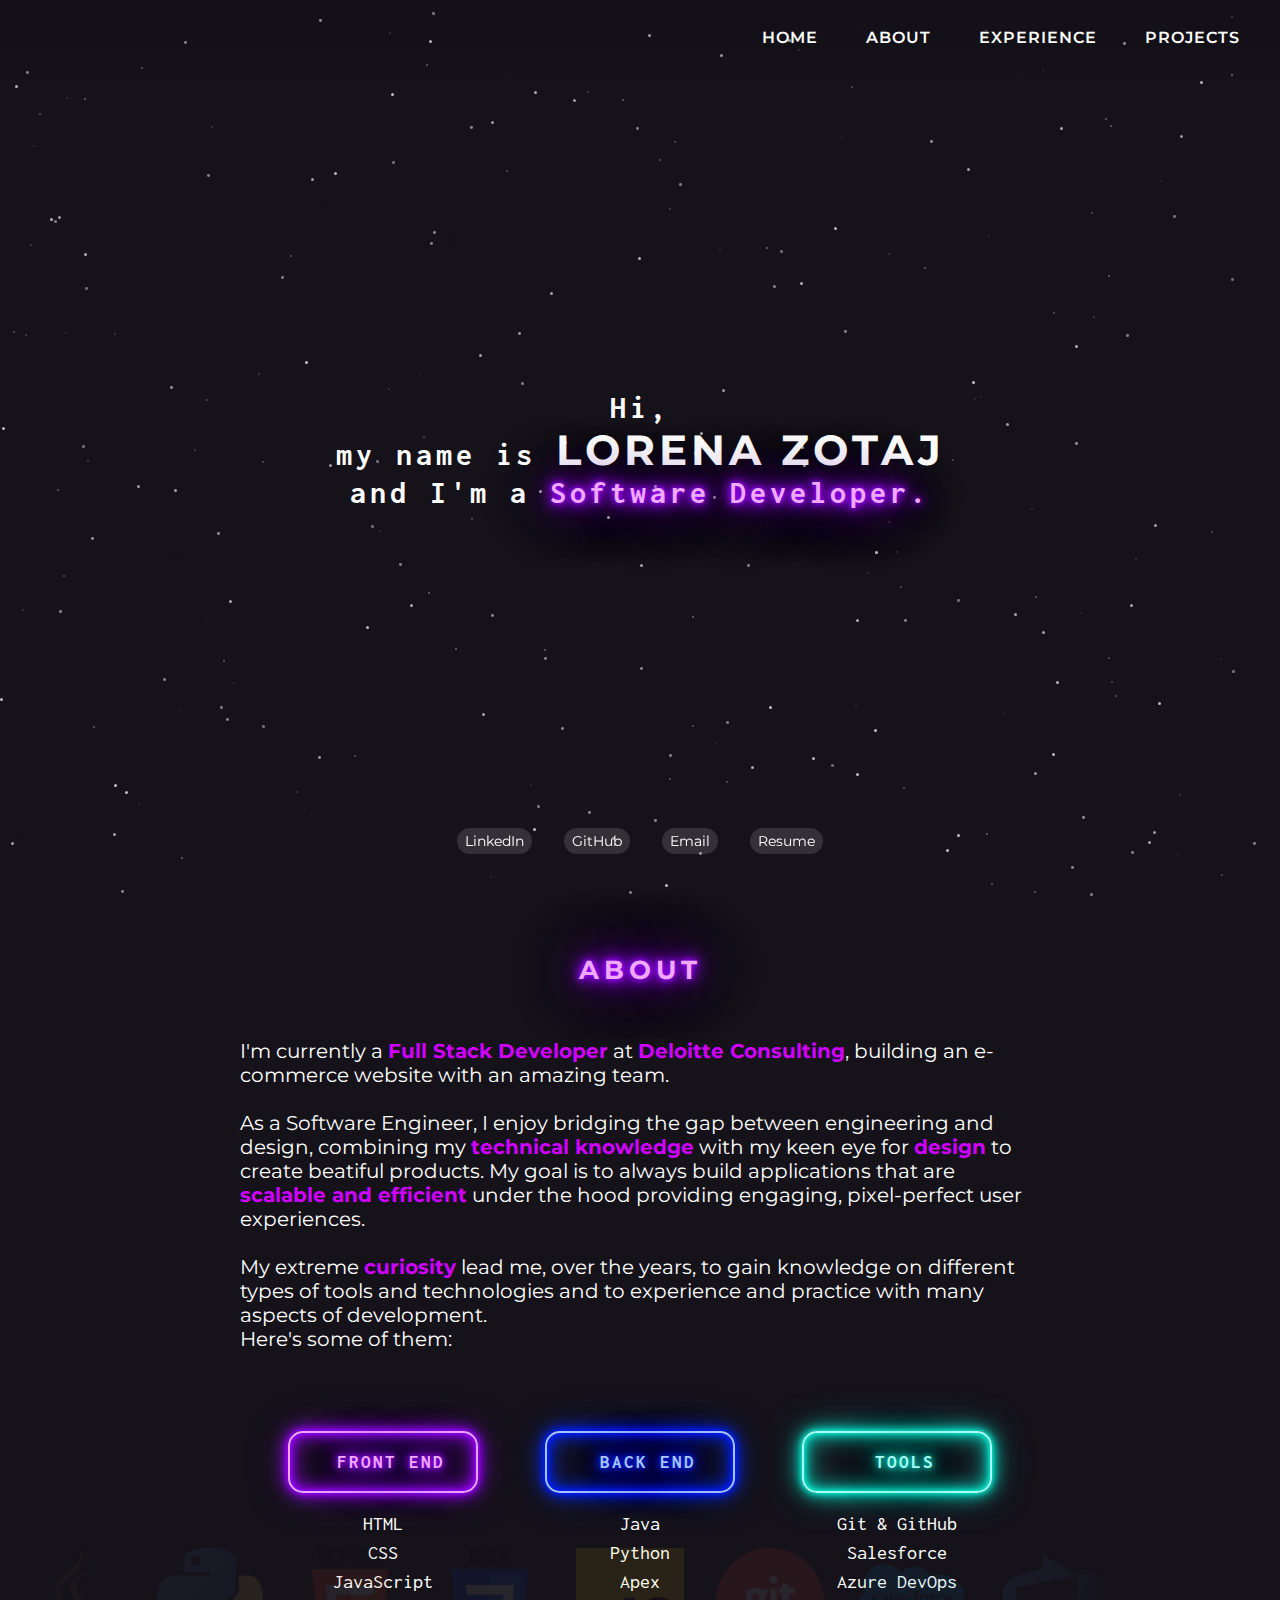
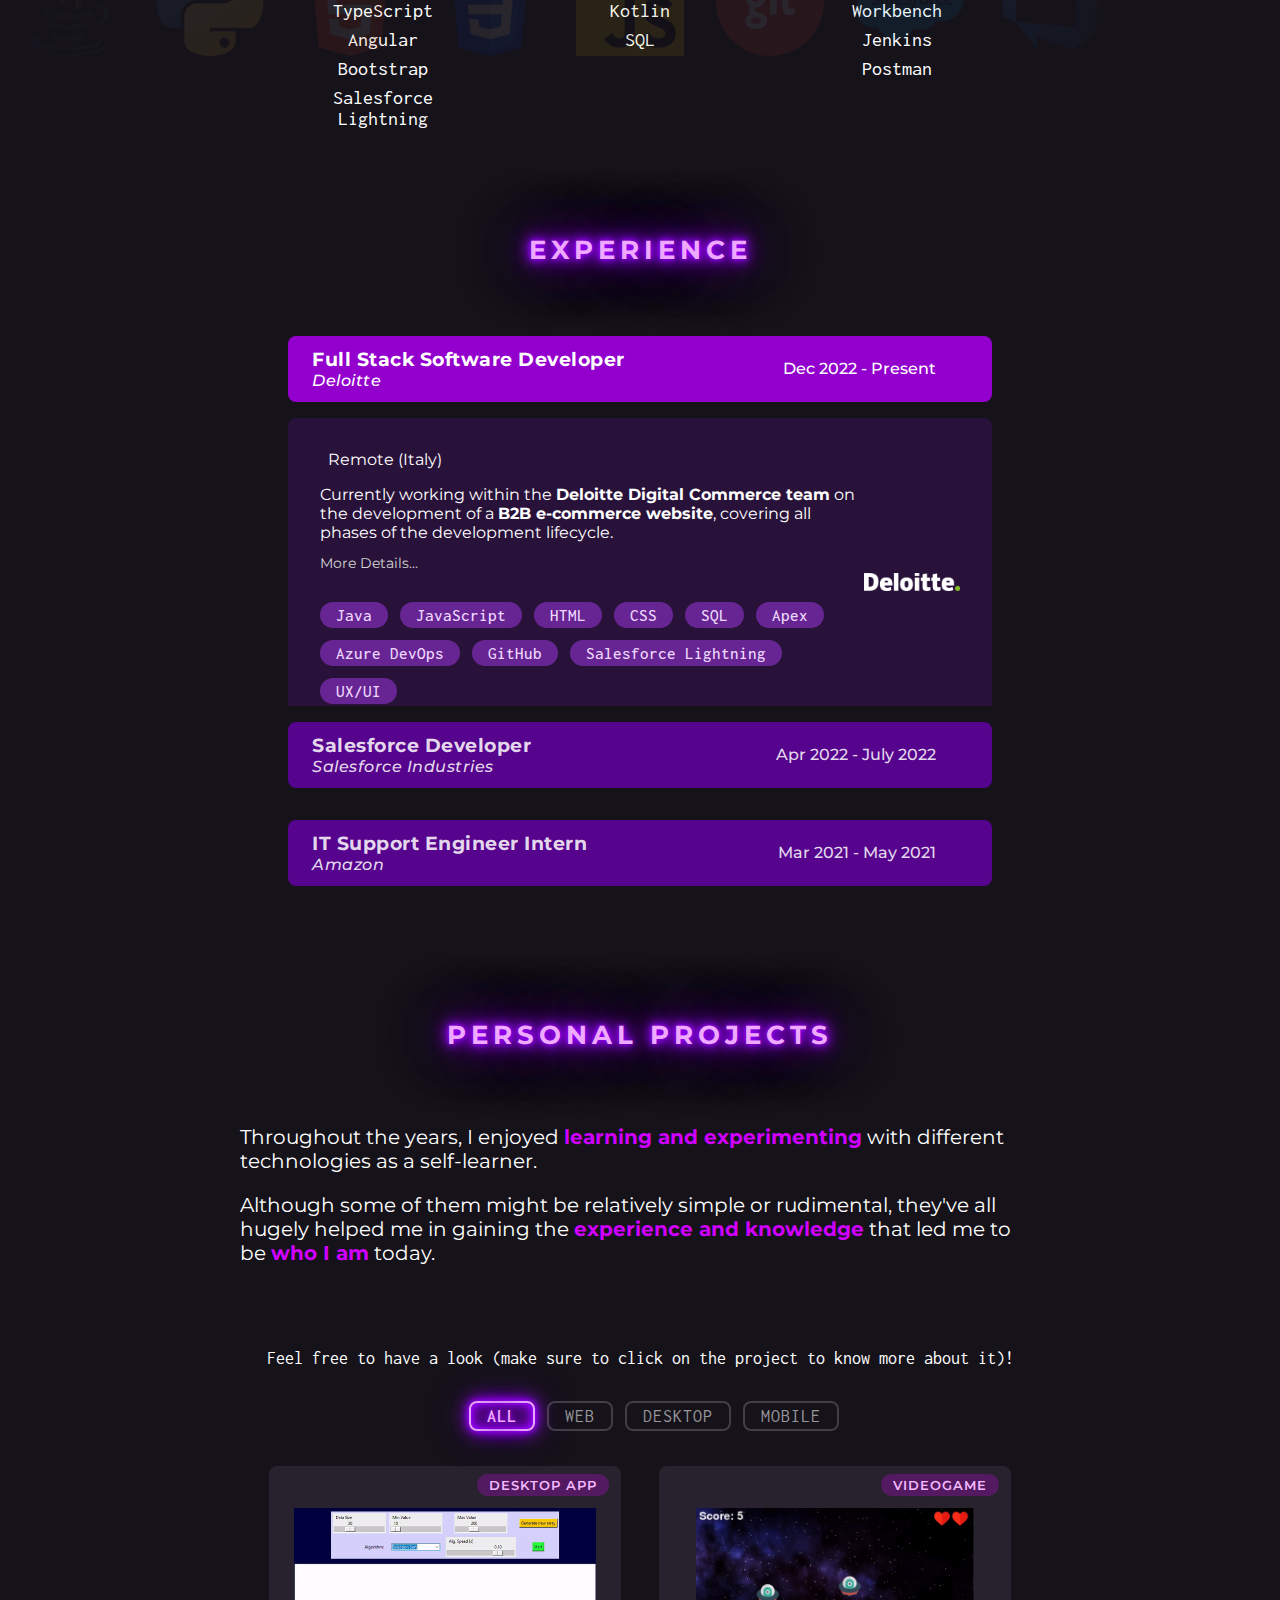
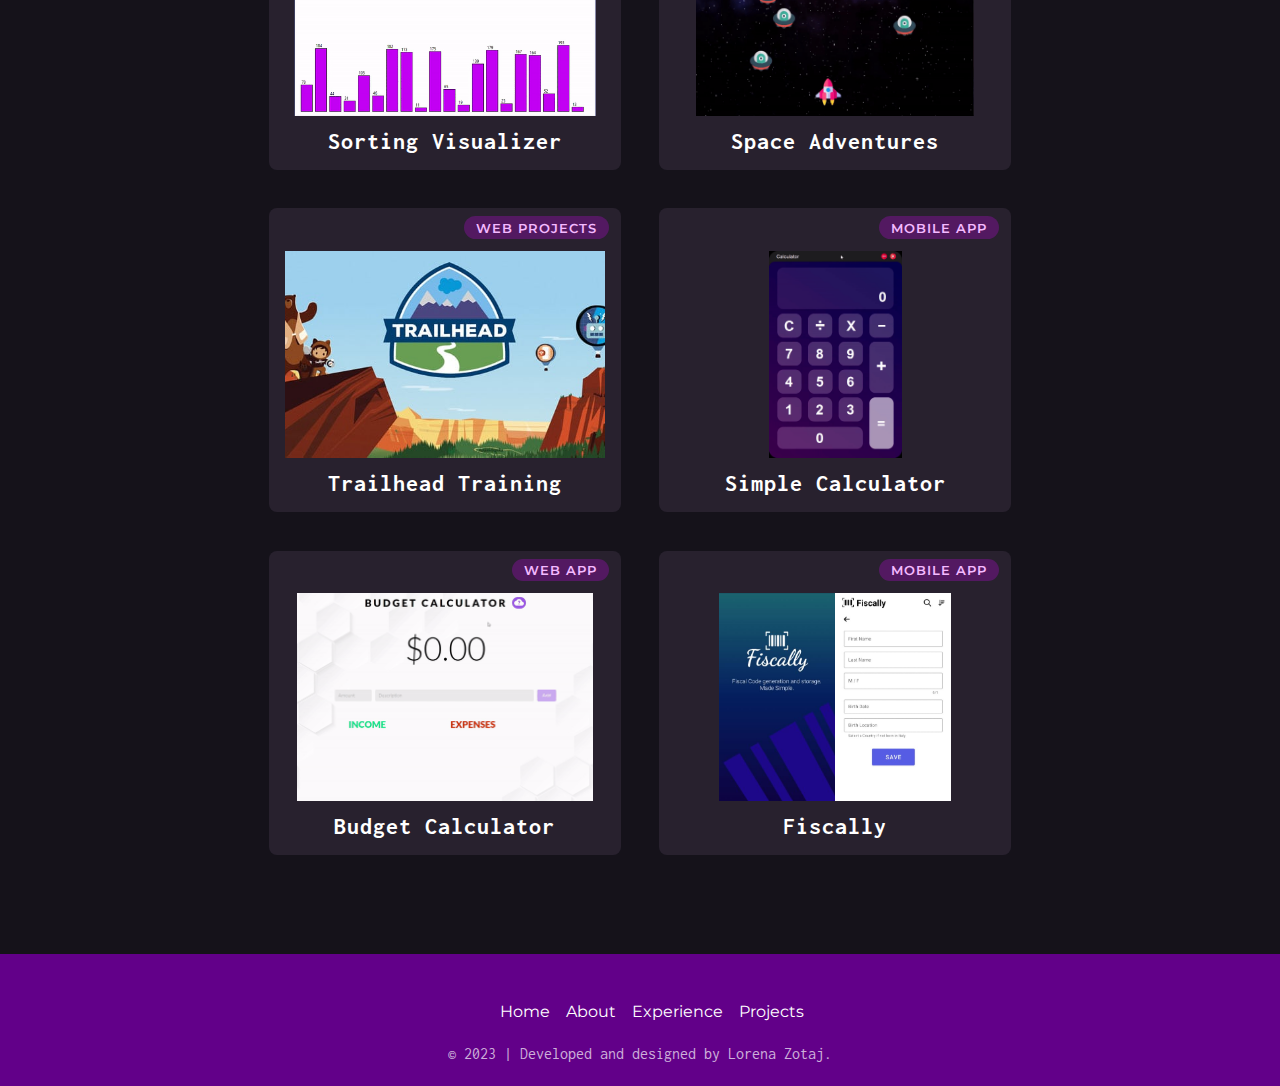
<file: index.html>
<!DOCTYPE html>
<html lang="en">
<head>
  <meta charset="UTF-8">
  <meta name="viewport" content="width=device-width, initial-scale=1.0">
  <title>Lorena Zotaj - Portfolio</title>
  <link rel="stylesheet" href="style.css">

  <!-- Google Font (Nunito) -->
  <link rel="preconnect" href="https://fonts.googleapis.com">
  <link rel="preconnect" href="https://fonts.gstatic.com" crossorigin>
  <link href="https://fonts.googleapis.com/css2?family=Nunito&family=Poppins:wght@300;400;500;600&display=swap" rel="stylesheet">

  <!-- Google Font (Montserrat) -->
  <link rel="preconnect" href="https://fonts.googleapis.com">
  <link rel="preconnect" href="https://fonts.gstatic.com" crossorigin>
  <link href="https://fonts.googleapis.com/css2?family=Montserrat&family=Nunito&family=Poppins:wght@300;400;500;600&display=swap" rel="stylesheet">

  <!-- Google Font (Inconsolata) -->
  <link rel="preconnect" href="https://fonts.googleapis.com">
  <link rel="preconnect" href="https://fonts.gstatic.com" crossorigin>
  <link href="https://fonts.googleapis.com/css2?family=Inconsolata&family=Montserrat&family=Nunito&family=Poppins:wght@300;400;500;600&display=swap" rel="stylesheet">

  <!-- Font Awesome Icons -->
  <link rel="stylesheet"
        href="https://cdnjs.cloudflare.com/ajax/libs/font-awesome/6.4.0/css/all.min.css" integrity="sha512-iecdLmaskl7CVkqkXNQ/ZH/XLlvWZOJyj7Yy7tcenmpD1ypASozpmT/E0iPtmFIB46ZmdtAc9eNBvH0H/ZpiBw==" 
        crossorigin="anonymous"
        referrerpolicy="no-referrer"/>
</head>

<body>
  <div class="main-container">

    <!-- Landing Page -->
    <div class="landing-page" id="home">

      <!-- Navbar (Landing Page) -->
      <div class="navbar">
        <div class="logo">
          <a href="#home">
            <i class="paw-logo fa-solid fa-paw fa-2x"></i>
          </a>
        </div>

        <div class="index-links">
          <ul>
            <li><a href="#home">Home</a></li>
            <li><a href="#about">About</a></li>
            <li><a href="#experience">Experience</a></li>
            <li><a href="#projects">Projects</a></li>
          </ul>
        </div>

        <div class="hamburger-menu" onclick="openMobileMenu()">
          <i class="fa-solid fa-bars"></i>
        </div>

        <!-- Mobile menu -->
        <div class="mobile-navbar">
          <i class="close-menu fa-solid fa-xmark" onclick="closeMobileMenu()"></i>

          <ul class="mobile-links">
            <li><a href="#home">Home</a></li>
            <li><a href="#about">About</a></li>
            <li><a href="#experience">Experience</a></li>
            <li><a href="#projects">Projects</a></li>
          </ul>
        </div>

      </div>

      <!-- Scroll Up button -->
      <div class="scroll-up">
        <a href="#home"><i class="fa-solid fa-arrow-up"></i></a>
      </div>

      <!-- Homepage -->
      <div class="homepage">
        <div class="my-intro">
          <h1>
            Hi,<br>
            my name is <span class="my-name">Lorena Zotaj</span><br>
            and I'm a <span class="my-role neon-text">Software Developer.</span>
          </h1>
        </div>

        <!-- Popup | Email copied to clipboard -->
        <div class="email-popup">
          <i class="close-email fa-solid fa-xmark" onclick="closeEmailPopup()"></i>
          <div class="confirmation">
            <i class="fa-solid fa-check"></i>
            <p>The email address has been copied to your clipboard!</p>
          </div>
          <div class="email-info">
            <p>In case that didn't work, here's the email for you to copy-paste wherever you like:</p>
            <p class="email-address">lorenazotaj10@gmail.com</p>
          </div>
          <div class="email-timer"></div>
        </div>

        <!-- Social Buttons (landing page) -->
        <div class="socials">
          <ul>
            <li>
              <a href="https://www.linkedin.com/in/lorena-zotaj/" target="_blank">
                <i class="fa-brands fa-linkedin"></i>
              </a>
              <p class="help-text">LinkedIn</p>
            </li>
            <li>
              <a href="https://github.com/Ajkuna" target="_blank">
                <i class="fa-brands fa-github"></i>
              </a>
              <p class="help-text">GitHub</p>
            </li>
            <li class="email-icon" onclick="copyEmailToClipboard()">
              <i class="fa-regular fa-envelope"></i>
              <p class="help-text">Email</p>
            </li>
            <li>
              <a href="src\assets\resume\Resume - Lorena Zotaj (2023).pdf" target="_blank">
                <i class="fa-regular fa-file"></i>
              </a>
              <p class="help-text">Resume</p>
            </li>
          </ul>
        </div>
      </div>

    </div>

    <!-- About -->
    <div class="about" id="about">

      <h2 class="section-title neon-text">About</h2>

      <div class="section-content">

        <div class="self-description">
          I'm currently a <span class="important">Full Stack Developer</span> at <span class="important">Deloitte Consulting</span>, building an e-commerce website with an amazing team.
          <br><br>
          As a Software Engineer, I enjoy bridging the gap between engineering and design, combining my <span class="important">technical knowledge</span> with my keen eye for <span class="important">design</span> to create beatiful products.
          My goal is to always build applications that are <span class="important">scalable and efficient</span> under the hood providing engaging, pixel-perfect user experiences.
          <br><br>
          My extreme <span class="important">curiosity</span> lead me, over the years, to gain knowledge on different types of tools and technologies and to experience and practice with many aspects of development.<br> 
          Here's some of them:
        </div>

        <div class="skills-section">
          <div class="slider">
            <div class="slide-track">
              <div class="slide"><img src="src/assets/skills/java_128.png"></div>
              <div class="slide"><img src="src/assets/skills/python_128.png"></div>
              <div class="slide"><img src="src/assets/skills/html_128.png"></div>
              <div class="slide"><img src="src/assets/skills/css_128.png"></div>
              <div class="slide"><img src="src/assets/skills/javascript_128.png"></div>
              <!-- <div class="slide"><img src="src/assets/skills/sql_128.png"></div> -->
              <div class="slide"><img src="src/assets/skills/git_128.png"></div>
              <div class="slide"><img src="src/assets/skills/salesforce_128.png"></div>
              <div class="slide"><img src="src/assets/skills/azure_logo.png"></div>

              <div class="slide"><img src="src/assets/skills/java_128.png"></div>
              <div class="slide"><img src="src/assets/skills/python_128.png"></div>
              <div class="slide"><img src="src/assets/skills/html_128.png"></div>
              <div class="slide"><img src="src/assets/skills/css_128.png"></div>
              <div class="slide"><img src="src/assets/skills/javascript_128.png"></div>
              <!-- <div class="slide"><img src="src/assets/skills/sql_128.png"></div> -->
              <div class="slide"><img src="src/assets/skills/git_128.png"></div>
              <div class="slide"><img src="src/assets/skills/salesforce_128.png"></div>
              <div class="slide"><img src="src/assets/skills/azure_logo.png"></div>
            </div>
          </div>

          <div class="skills-container">

            <!-- Front-End -->
            <div class="skill-group">
              <div class="skill-title neon-text">
                <i class="fa-solid fa-swatchbook fa-xl"></i>
                <h3>Front End</h3>
              </div>
              <ul class="skill-list">
                <li>HTML</li>
                <li>CSS</li>
                <li>JavaScript</li>
                <li>TypeScript</li>
                <li>Angular</li>
                <li>Bootstrap</li>
                <li>Salesforce Lightning</li>
              </ul>
            </div>

            <!-- Back-End -->
            <div class="skill-group">
              <div class="skill-title blue">
                <i class="fa-solid fa-code fa-xl"></i>
                <h3>Back End</h3>
              </div>
              <ul class="skill-list">
                <li>Java</li>
                <li>Python</li>
                <li>Apex</li>
                <li>Kotlin</li>
                <li>SQL</li>
              </ul>
            </div>

            <!-- Tools & Programs -->
            <div class="skill-group">
              <div class="skill-title green">
                <i class="fa-solid fa-screwdriver-wrench fa-xl"></i>
                <h3>Tools</h3>
              </div>
              <ul class="skill-list">
                <li>Git &amp; GitHub</li>
                <li>Salesforce</li>
                <li>Azure DevOps</li>
                <li>Workbench</li>
                <li>Jenkins</li>
                <li>Postman</li>
              </ul>
            </div>

          </div>
        </div>

      </div>
    </div>

    <!-- Experience -->
    <div class="experience" id="experience">
      <h2 class="section-title neon-text">Experience</h2>

      <div class="section-content">

        <div class="accordion">

          <!-- ##### DELOITTE #### -->
          <div class="accordion-content">
            <!-- Job Header -->
            <div class="header">
              <div class="title">
                <div class="job-intro">
                  <h3 class="position">Full Stack Software Developer</h3>
                  <h3 class="company">Deloitte</h3>
                </div>
                <div class="job-period">Dec 2022 - Present</div>
              </div>
              <i class="fa-solid fa-plus"></i>
            </div>

            <!-- Job Content -->
            <div class="description" id="deloitte">
              <div class="job-description">

                <div class="left-side">
                  <!-- Job Description -->
                  <div class="job-location">
                    <i class="location-icon fa-solid fa-location-dot"></i>
                    <p>Remote (Italy)</p>
                  </div>

                  <!-- Short Job Description -->
                  <div class="short-intro">
                    Currently working within the <b>Deloitte Digital Commerce team</b> on the development of a <b>B2B e-commerce website</b>, covering all phases of the development lifecycle.
                  </div>

                  <!-- More Details Button -->
                  <div class="details-button" id="deloitte">
                    <div>More Details...</div>
                    <ul class="extra-details hide">
                      <li>Working on the <b>development, implementation and design</b> of a B2B e-commerce website for an important client with over 100k global users.</li>
                      <li>Developed and designed over <b>16 landing pages</b> in <b>6 months</b>, for a total of <b>54+ fully responsive and re-usable front-end components</b>, an improvement from the client's previous website.</li>
                      <li>Collaborating in the <b>development and testing</b> of <b>100+ back-end classes</b>, ensuring <b>100% code coverage</b> for over 95% of them, in accordance with company standards and best practices.</li>
                    </ul>
                  </div>

                  <!-- Job Skills -->
                  <div class="job-skills">
                    <ul>
                      <li>Java</li>
                      <li>JavaScript</li>
                      <li>HTML</li>
                      <li>CSS</li>
                      <li>SQL</li>
                      <li>Apex</li>
                      <li>Azure DevOps</li>
                      <li>GitHub</li>
                      <li>Salesforce Lightning</li>
                      <li>UX/UI</li>
                    </ul>
                  </div>
                </div>

                <!-- Company Logo -->
                <div class="right-side">
                  <img class="company-logo" src="src/assets/companies/deloitte_logo_white.png" alt="Deloitte">
                </div>

              </div>
            </div>
          </div>

          <!-- ##### SALESFORCE #### -->
          <div class="accordion-content">
            <!-- Job Header -->
            <div class="header closed">
              <div class="title">
                <div class="job-intro">
                  <h3 class="position">Salesforce Developer</h3>
                  <h3 class="company">Salesforce Industries</h3>
                </div>
                <div class="job-period">Apr 2022 - July 2022</div>
              </div>
              <i class="fa-solid fa-plus"></i>
            </div>

            <!-- Job Content -->
            <div class="description" id="salesforce">
              <div class="job-description">

                <div class="left-side">
                  <!-- Job Description -->
                  <div class="job-location">
                    <i class="location-icon fa-solid fa-location-dot"></i>
                    <p>Remote (Italy)</p>
                  </div>

                  <!-- Short Job Description -->
                  <div class="short-intro">
                    Worked on the <b>CPQ capability</b> of multiple projects within the <b>Salesforce Industries SEMEA team</b>.
                  </div>

                  <!-- More Details on the job -->
                  <div class="details-button" id="salesforce">
                    <div>More Details...</div>
                    <ul class="extra-details hide">
                      <li>Worked on the <b>configuration, deployment and maintenance</b> of CPQ elements and Vlocity components across multiple development environments (including <b>error and bug fixing</b> activities).</li>
                      <li>Consistently worked with <b>APIs</b> and internal tools in <b>documenting, testing and debugging JSONs</b> and <b>Vlocity Components</b> (along with <b>Unit and System testing</b>).</li>
                      <li>Created <b>technical documents</b> for internal use by other developers and confirgurators, also <b>easing the onboarding process</b> for new employees.</li>
                    </ul>
                  </div>

                  <!-- Job Skills -->
                  <div class="job-skills">
                    <ul>
                      <li>Apex/Java</li>
                      <li>SQL</li>
                      <li>JSON</li>
                      <li>GitHub</li>
                      <li>Jenkins</li>
                      <li>Postman</li>
                      <li>Salesforce</li>
                    </ul>
                  </div>
                </div>

                <!-- Company Logo -->
                <div class="right-side">
                  <img class="company-logo" src="src/assets/companies/salesforce_logo.png" alt="Salesforce">
                </div>

              </div>
            </div>
          </div>

          <!-- ##### AMAZON #### -->
          <div class="accordion-content">
            <!-- Job Header -->
            <div class="header closed">
              <div class="title">
                <div class="job-intro">
                  <h3 class="position">IT Support Engineer Intern</h3>
                  <h3 class="company">Amazon</h3>
                </div>
                <div class="job-period">Mar 2021 - May 2021</div>
              </div>
              <i class="fa-solid fa-plus"></i>
            </div>

            <!-- Job Content -->
            <div class="description" id="amazon">
              <div class="job-description">

                <div class="left-side">
                  <!-- Job Description -->
                  <div class="job-location">
                    <i class="location-icon fa-solid fa-location-dot"></i>
                    <p>Passo Corese (RI), Italy</p>
                  </div>

                  <!-- Short Job Description -->
                  <div class="short-intro">
                    Worked with the local <b>IT team</b> to implement <b>technical solutions</b> and provide <b>high quality support</b> for computer hardware, operating systems and internal software tools within the site.
                  </div>

                  <!-- More Details on the job -->
                  <div class="details-button" id="amazon">
                    <div>More Details...</div>
                    <ul class="extra-details hide">
                      <li>Took initiative in <b>developing and designing</b> a more <b>user-friendly front-end interface</b> for 2 existing internal tools, <b>speeding up</b> the tools' usage time by 35%</li>
                    </ul>
                  </div>

                  <!-- Job Skills -->
                  <div class="job-skills">
                    <ul>
                      <li>Python</li>
                      <li>JavaScript</li>
                      <li>HTML</li>
                      <li>CSS</li>
                    </ul>
                  </div>
                </div>

                <!-- Company Logo -->
                <div class="right-side">
                  <img class="company-logo" src="src/assets/companies/amazon_logo_white.png" alt="Amazon">
                </div>

              </div>
            </div>
          </div>

        </div>

      </div>
    </div>

    <!-- Projects -->
    <div class="projects" id="projects">
      <h2 class="section-title neon-text">Personal Projects</h2>

      <div class="section-content">

        <div class="projects-intro">
          <p>Throughout the years, I enjoyed <span class="important">learning and experimenting</span> with different technologies as a self-learner.</p>
          <p>Although some of them might be relatively simple or rudimental, they've all hugely helped me in gaining the <span class="important">experience and knowledge</span> that led me to be <span class="important">who I am</span> today.
          </p>
          <p class="different">Feel free to have a look (make sure to click on the project to know more about it)!</p>
        </div>

        <!-- Filters -->
        <div class="filters-bar">
          <ul>
            <li class="filter active-filter" data-filter="all">All</li>
            <li class="filter" data-filter="web">Web</li>
            <li class="filter" data-filter="desktop">Desktop</li>
            <li class="filter" data-filter="mobile">Mobile</li>
          </ul>
        </div>

        <!-- Project Cards -->
        <div class="projects-container">

          <div class="project-card desktop">
            <div class="see-more dark" id="sorting-visualizer" onclick="openProjectModal(this)">
              <p>See Details</p>
            </div>
            <div class="project-tags">
              <div class="tag">Desktop App</div>
            </div>
            <div class="project-image">
              <img class="project-gif" src="src/assets/thumbnails/sortingVisualizer_thumbnail.gif">
            </div>
            <div class="project-title">
              <h3>Sorting Visualizer</h3>
            </div>
          </div>

          <div class="project-card desktop">
            <div class="see-more" id="space-adventures" onclick="openProjectModal(this)">
              <p>See Details</p>
            </div>
            <div class="project-tags">
              <div class="tag">Videogame</div>
            </div>
            <div class="project-image">
              <img class="project-gif" src="src/assets/thumbnails/spaceAdventures(gif).gif">
            </div>
            <div class="project-title">
              <h3>Space Adventures</h3>
            </div>
          </div>

          <div class="project-card web">
            <div class="see-more" id="trailhead" onclick="openProjectModal(this)">
              <p>See Details</p>
            </div>
            <div class="project-tags">
              <div class="tag">Web Projects</div>
            </div>
            <div class="project-image">
              <img class="project-gif" src="src/assets/thumbnails/trailhead_thumbnail_v2.jpg">
            </div>
            <div class="project-title">
              <h3>Trailhead Training</h3>
            </div>
          </div>

          <div class="project-card mobile">
            <div class="see-more" id="java-calculator" onclick="openProjectModal(this)">
              <p>See Details</p>
            </div>
            <div class="project-tags">
              <div class="tag">Mobile App</div>
            </div>
            <div class="project-image">
              <img class="project-gif" src="src/assets/thumbnails/javaCalculator_thumbnail.gif">
            </div>
            <div class="project-title">
              <h3>Simple Calculator</h3>
            </div>
          </div>

          <div class="project-card web">
            <div class="see-more dark" id="budget-calculator" onclick="openProjectModal(this)">
              <p>See Details</p>
            </div>
            <div class="project-tags">
              <div class="tag">Web App</div>
            </div>
            <div class="project-image">
              <img class="project-gif" src="src/assets/thumbnails/budgetCalculator_thumbnail.gif">
            </div>
            <div class="project-title">
              <h3>Budget Calculator</h3>
            </div>
          </div>

          <div class="project-card mobile">
            <div class="see-more" id="fiscally" onclick="openProjectModal(this)">
              <p>See Details</p>
            </div>
            <div class="project-tags">
              <div class="tag">Mobile App</div>
            </div>
            <div class="project-image">
              <img class="project-gif" src="src/assets/thumbnails/fiscally_thumbnail.png">
            </div>
            <div class="project-title">
              <h3>Fiscally</h3>
            </div>
          </div>

        </div>

        <!-- Project Popups -->
        <div class="project-popups">

          <div class="page-mask"></div>

          <div class="project-modal" id="sorting-visualizer">
            <div class="modal-title">Sorting Visualizer</div>
            <div class="modal-description">Popular sorting algorithms visualizer</div>

            <div class="modal-close" onclick="closeProjectModals()"><i class="fa-solid fa-xmark"></i></div>
            
            <div class="inner-modal">
            
              <div class="modal-info">
                <div class="modal-details">
                  <ul>
                    <li>Desktop application for visualizing various sorting algorithms (Bubble Sort, Insertion Sort, Selection Sort and Quick Sort)</li>
                    <li>User friendly interface to allow a proper step-by-step comprehension of each algorithm</li>
                  </ul>
                </div>
                <div class="modal-stack">
                  <ul>
                    <li>Python</li>
                    <li>Tkinter</li>
                    <li>Sorting Algorithms</li>
                  </ul>
                </div>
                <div class="modal-github">
                  <i class="fa-brands fa-github"></i>
                  <a href="https://github.com/Ajkuna/SortingVisualizer"><p>GitHub</p></a>
                </div>
              </div>

              <div class="modal-image">
                <img src="src/assets/thumbnails/sortingVisualizer_thumbnail.gif" alt="">
              </div>

            </div>
          </div>

          <div class="project-modal" id="space-adventures">
            <div class="modal-title">Space Adventures</div>
            <div class="modal-description">Interactive Arcade Videogame</div>

            <div class="modal-close" onclick="closeProjectModals()"><i class="fa-solid fa-xmark"></i></div>
            
            <div class="inner-modal">
            
              <div class="modal-info">
                <div class="modal-details">
                  <ul>
                    <li>Arcade-style videogame built using Pygame library</li>
                    <li>Includes sound effects and handles objects dynamics</li>
                  </ul>
                </div>
                <div class="modal-stack">
                  <ul>
                    <li>Python</li>
                    <li>Pygame</li>
                  </ul>
                </div>
                <div class="modal-github">
                  <i class="fa-brands fa-github"></i>
                  <a href="https://github.com/Ajkuna/SpaceAdventures"><p>GitHub</p></a>
                </div>
              </div>

              <div class="modal-image">
                <img src="src/assets/thumbnails/spaceAdventures(gif).gif" alt="">
              </div>

            </div>
          </div>

          <div class="project-modal" id="trailhead">
            <div class="modal-title">Trailhead Projects</div>
            <div class="modal-description">Salesforce Training Projects</div>

            <div class="modal-close" onclick="closeProjectModals()"><i class="fa-solid fa-xmark"></i></div>
            
            <div class="inner-modal">
            
              <div class="modal-info">
                <div class="modal-details">
                  <ul>
                    <li>Some text here</li>
                    <li>Some other text here</li>
                  </ul>
                </div>
                <div class="modal-stack">
                  <ul>
                    <li>Apex/Java</li>
                    <li>HTML</li>
                    <li>CSS</li>
                    <li>JavaScript</li>
                    <li>SQL</li>
                    <li>Salesforce Lightning</li>
                  </ul>
                </div>
                <!-- <div class="modal-github">
                  <i class="fa-brands fa-github"></i>
                  <a href="#"><p>GitHub</p></a>
                </div> -->
              </div>

              <div class="modal-image">
                <img src="src/assets/thumbnails/trailhead_thumbnail_v2.jpg" alt="">
              </div>

            </div>
          </div>

          <div class="project-modal" id="java-calculator">
            <div class="modal-title">Simple Calculator</div>
            <div class="modal-description">Java Calculator</div>

            <div class="modal-close" onclick="closeProjectModals()"><i class="fa-solid fa-xmark"></i></div>
            
            <div class="inner-modal">
            
              <div class="modal-info">
                <div class="modal-details">
                  Very simple calculator desktop app built using JavaFX
                </div>
                <div class="modal-stack">
                  <ul>
                    <li>Java</li>
                    <li>JavaFX</li>
                  </ul>
                </div>
                <div class="modal-github">
                  <i class="fa-brands fa-github"></i>
                  <a href="https://github.com/Ajkuna/Java-Calculator"><p>GitHub</p></a>
                </div>
              </div>

              <div class="modal-image">
                <img src="src/assets/thumbnails/javaCalculator_thumbnail.gif" alt="">
              </div>

            </div>
          </div>

          <div class="project-modal" id="budget-calculator">
            <div class="modal-title">Budget Calculator</div>
            <div class="modal-description">Angular Web App</div>

            <div class="modal-close" onclick="closeProjectModals()"><i class="fa-solid fa-xmark"></i></div>
            
            <div class="inner-modal">
            
              <div class="modal-info">
                <div class="modal-details">
                  <ul>
                    <li>Simple front-end webpage to keep track of personal incomes and expenses</li>
                    <li>Made use of Angular Components and Bulma</li>
                  </ul>
                </div>
                <div class="modal-stack">
                  <ul>
                    <li>Angular</li>
                    <li>TypeScript</li>
                    <li>HTML</li>
                    <li>CSS</li>
                    <li>Bulma</li>
                  </ul>
                </div>
                <div class="modal-github">
                  <i class="fa-brands fa-github"></i>
                  <a href="https://github.com/Ajkuna/BudgetCalculator"><p>GitHub</p></a>
                </div>
              </div>

              <div class="modal-image">
                <img src="src/assets/thumbnails/budgetCalculator_thumbnail.gif" alt="">
              </div>

            </div>
          </div>

          <div class="project-modal" id="fiscally">
            <div class="modal-title">Fiscally</div>
            <div class="modal-description">Fiscal Code Generation and Storage App</div>

            <div class="modal-close" onclick="closeProjectModals()"><i class="fa-solid fa-xmark"></i></div>
            
            <div class="inner-modal">
            
              <div class="modal-info">
                <div class="modal-details">
                  <ul>
                    <li>Mobile app that calculates your fiscal code and stores it, along with its respective barcode (created using the ZXing library)</li>
                    <li>Includes a local database for storing the various fiscal code entries</li>
                  </ul>
                </div>
                <div class="modal-stack">
                  <ul>
                    <li>Kotlin</li>
                    <li>Compose</li>
                    <li>Room</li>
                    <li>SQLite</li>
                    <li>ZXing</li>
                    <li>Android Studio</li>
                  </ul>
                </div>
                <div class="modal-github">
                  <i class="fa-brands fa-github"></i>
                  <a href="https://github.com/Ajkuna/Fiscally"><p>GitHub</p></a>
                </div>
              </div>

              <div class="modal-image">
                <img src="src/assets/thumbnails/fiscally_thumbnail.png" alt="">
              </div>

            </div>
          </div>

        </div>

      </div>
    </div>

    <!-- Footer -->
    <div class="footer">
      
      <div class="footer-socials">
        <ul>
          <ul>
            <li>
              <a href="https://www.linkedin.com/in/lorena-zotaj/" target="_blank">
                <i class="fa-brands fa-linkedin"></i>
              </a>
            </li>
            <li>
              <a href="https://github.com/Ajkuna" target="_blank">
                <i class="fa-brands fa-github"></i>
              </a>
            </li>
            <li class="email-icon" onclick="copyEmailToClipboard()">
              <i class="fa-regular fa-envelope"></i>
            </li>
            <li>
              <a href="src\assets\resume\Resume - Lorena Zotaj (2023).pdf" target="_blank">
                <i class="fa-regular fa-file"></i>
              </a>
            </li>
          </ul>
        </ul>
      </div>

      <div class="footer-links">
        <ul>
          <li><a href="#home">Home</a></li>
          <li><a href="#about">About</a></li>
          <li><a href="#experience">Experience</a></li>
          <li><a href="#projects">Projects</a></li>
        </ul>
      </div>

      <div class="copyright">&copy; 2023 | Developed and designed by Lorena Zotaj.</div>
    </div>

  </div>

  <!-- JS link -->
  <script src="./script.js"></script>

  <!-- Projects section functionality -->
  <script src="./code.jquery.com_jquery-3.7.0.js"></script>
  <script type="text/javascript">
    // Projects filters buttons
    $(document).on('click', '.filter', function() {
      $(this).addClass('active-filter').siblings().removeClass('active-filter')
    })

    // Projects Cards
    $(document).ready( function() {
      $('.filter').click( function() {
        const value = $(this).attr('data-filter')
        if (value == 'all') {
          $('.project-card').show('1000')
        } else {
          $('.project-card').not('.' + value).hide('1000')
          $('.project-card').filter('.' + value).show('1000')
        }
      })
    })


  </script>

</body>
</html>
</file>
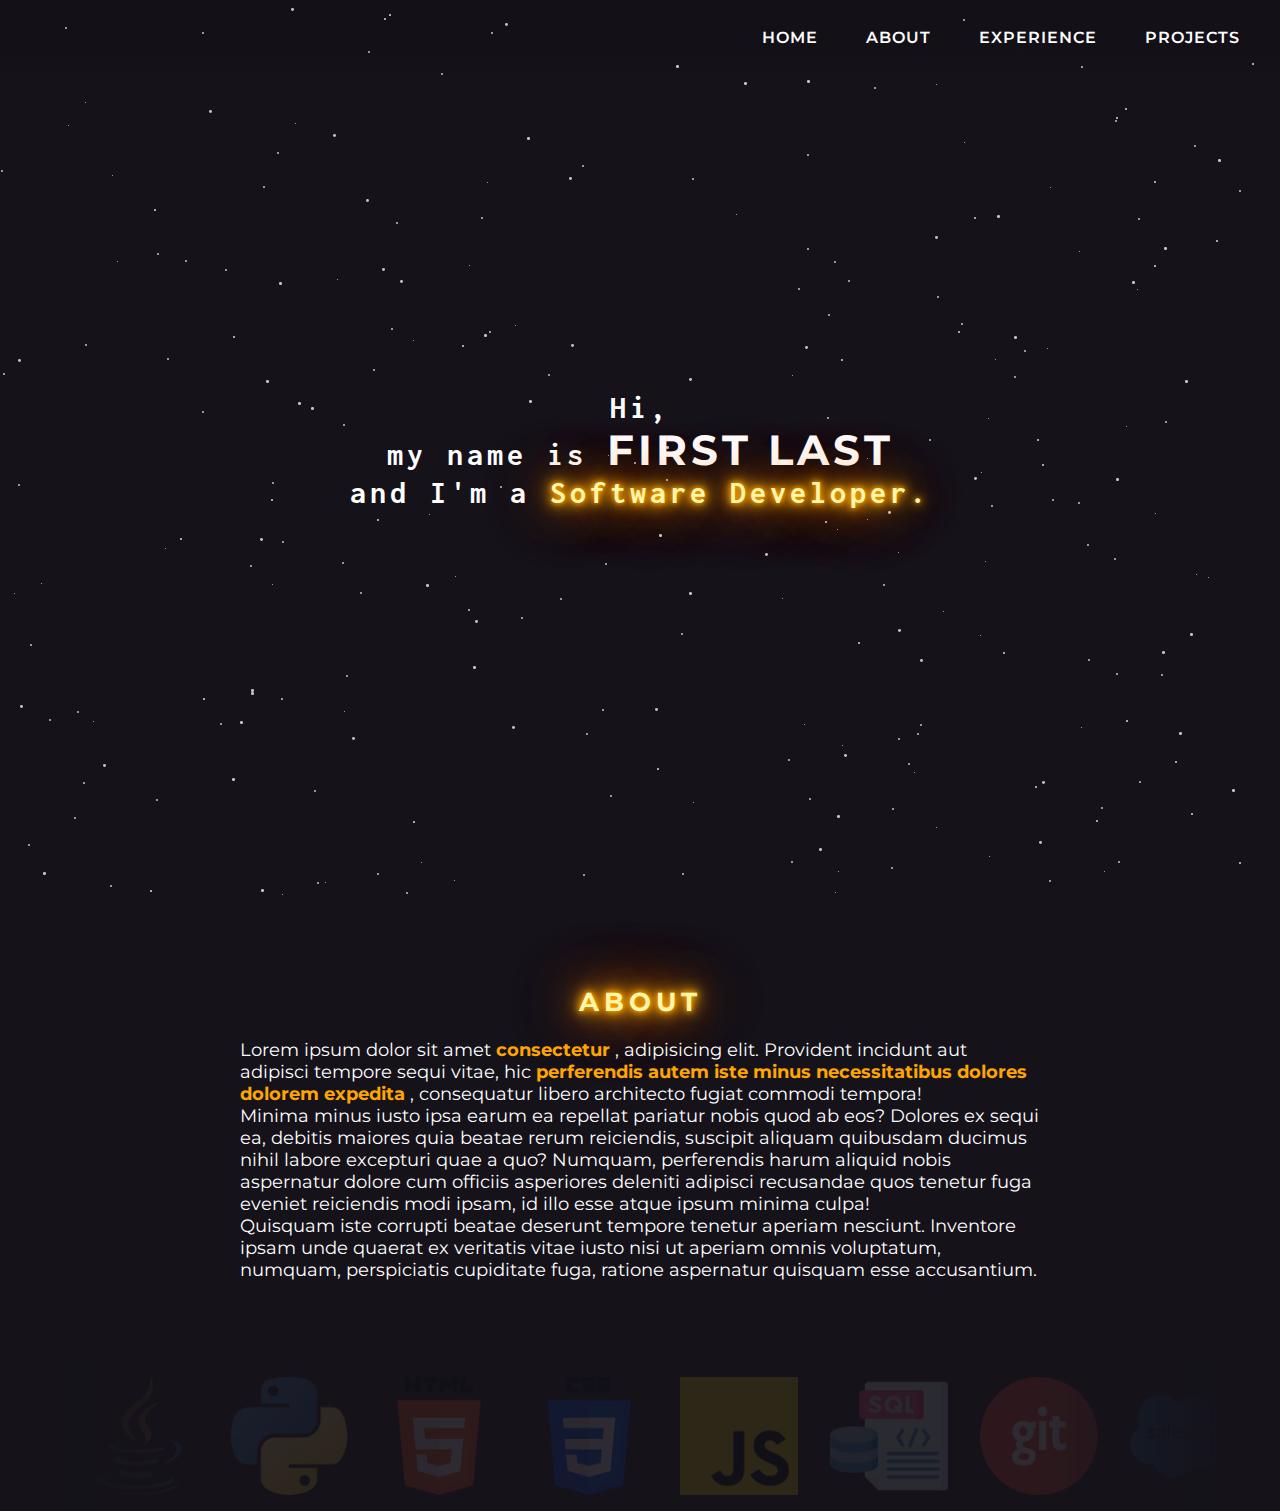
<file: src/code/index.html>
<!DOCTYPE html>
<html lang="en">
<head>
  <meta charset="UTF-8">
  <meta name="viewport" content="width=device-width, initial-scale=1.0">
  <title>Document</title>
  <link rel="stylesheet" href="style.css">

  <!-- Google Font (Nunito) -->
  <link rel="preconnect" href="https://fonts.googleapis.com">
  <link rel="preconnect" href="https://fonts.gstatic.com" crossorigin>
  <link href="https://fonts.googleapis.com/css2?family=Nunito&family=Poppins:wght@300;400;500;600&display=swap" rel="stylesheet">

  <!-- Google Font (Montserrat) -->
  <link rel="preconnect" href="https://fonts.googleapis.com">
  <link rel="preconnect" href="https://fonts.gstatic.com" crossorigin>
  <link href="https://fonts.googleapis.com/css2?family=Montserrat&family=Nunito&family=Poppins:wght@300;400;500;600&display=swap" rel="stylesheet">

  <!-- Google Font (Inconsolata) -->
  <link rel="preconnect" href="https://fonts.googleapis.com">
  <link rel="preconnect" href="https://fonts.gstatic.com" crossorigin>
  <link href="https://fonts.googleapis.com/css2?family=Inconsolata&family=Montserrat&family=Nunito&family=Poppins:wght@300;400;500;600&display=swap" rel="stylesheet">

  <!-- Font Awesome Icons -->
  <link rel="stylesheet"
        href="https://cdnjs.cloudflare.com/ajax/libs/font-awesome/6.4.0/css/all.min.css" integrity="sha512-iecdLmaskl7CVkqkXNQ/ZH/XLlvWZOJyj7Yy7tcenmpD1ypASozpmT/E0iPtmFIB46ZmdtAc9eNBvH0H/ZpiBw==" 
        crossorigin="anonymous"
        referrerpolicy="no-referrer"/>
</head>

<body>
  <div class="main-container">

    <!-- Landing Page -->
    <div class="landing-page" id="home">

      <!-- Navbar (Landing Page) -->
      <div class="navbar">
        <div class="logo">
          <a href="#home">
            <i class="paw-logo fa-solid fa-paw fa-2x"></i>
          </a>
        </div>

        <div class="index-links">
          <ul>
            <li><a href="#home">Home</a></li>
            <li><a href="#about">About</a></li>
            <li><a href="#experience">Experience</a></li>
            <li><a href="#projects">Projects</a></li>
          </ul>
        </div>
      </div>

      <!-- Homepage -->
      <div class="homepage">
        <!-- <div class="my-title">
          <h1 class="my-name neon-text">First Last</h1>
          <div class="my-role">
            <h2>Software Developer</h2>
          </div>
        </div> -->
        <div class="my-intro">
          <h1>
            Hi,<br>
            my name is <span class="my-name">First Last</span><br>
            and I'm a <span class="my-role neon-text">Software Developer.</span>
          </h1>
          <!-- <h1>
            Hi, my name is First Last and I'm a Software Developer.
          </h1> -->
        </div>

        <div class="socials">
          <ul>
            <li><i class="fa-brands fa-linkedin fa-2xl"></i></li>
            <li><i class="fa-brands fa-github fa-2xl"></i></li>
            <li><i class="fa-regular fa-envelope fa-2xl"></i></li>
            <li><i class="fa-regular fa-file fa-2xl"></i></li>
          </ul>
        </div>
      </div>

    </div>

    <!-- About -->
    <div class="about" id="about">

      <h2 class="section-title neon-text">About</h2>

      <div class="self-description">
        Lorem ipsum dolor sit amet <span class="important">consectetur</span> , adipisicing elit. Provident incidunt aut adipisci tempore sequi vitae, hic <span class="important">perferendis autem iste minus necessitatibus dolores dolorem expedita</span> , consequatur libero architecto fugiat commodi tempora! <br>
        Minima minus iusto ipsa earum ea repellat pariatur nobis quod ab eos? Dolores ex sequi ea, debitis maiores quia beatae rerum reiciendis, suscipit aliquam quibusdam ducimus nihil labore excepturi quae a quo? Numquam, perferendis harum aliquid nobis aspernatur dolore cum officiis asperiores deleniti adipisci recusandae quos tenetur fuga eveniet reiciendis modi ipsam, id illo esse atque ipsum minima culpa! <br>
        Quisquam iste corrupti beatae deserunt tempore tenetur aperiam nesciunt. Inventore ipsam unde quaerat ex veritatis vitae iusto nisi ut aperiam omnis voluptatum, numquam, perspiciatis cupiditate fuga, ratione aspernatur quisquam esse accusantium.
      </div>

      <div class="skills">
        <div class="slider">
          <div class="slide-track">
            <div class="slide"><img src="../assets/skills/java_128.png"></div>
            <div class="slide"><img src="../assets/skills/python_128.png"></div>
            <div class="slide"><img src="../assets/skills/html_128.png"></div>
            <div class="slide"><img src="../assets/skills/css_128.png"></div>
            <div class="slide"><img src="../assets/skills/javascript_128.png"></div>
            <div class="slide"><img src="../assets/skills/sql_128.png"></div>
            <div class="slide"><img src="../assets/skills/git_128.png"></div>
            <div class="slide"><img src="../assets/skills/salesforce_128.png"></div>
            <div class="slide"><img src="../assets/skills/azure_logo.png"></div>

            <div class="slide"><img src="../assets/skills/java_128.png"></div>
            <div class="slide"><img src="../assets/skills/python_128.png"></div>
            <div class="slide"><img src="../assets/skills/html_128.png"></div>
            <div class="slide"><img src="../assets/skills/css_128.png"></div>
            <div class="slide"><img src="../assets/skills/javascript_128.png"></div>
            <div class="slide"><img src="../assets/skills/sql_128.png"></div>
            <div class="slide"><img src="../assets/skills/git_128.png"></div>
            <div class="slide"><img src="../assets/skills/salesforce_128.png"></div>
            <div class="slide"><img src="../assets/skills/azure_logo.png"></div>
          </div>
        </div>
      </div>
    </div>


  </div>

  <!-- JS link -->
  <script src="script.js"></script>
</body>
</html>
</file>
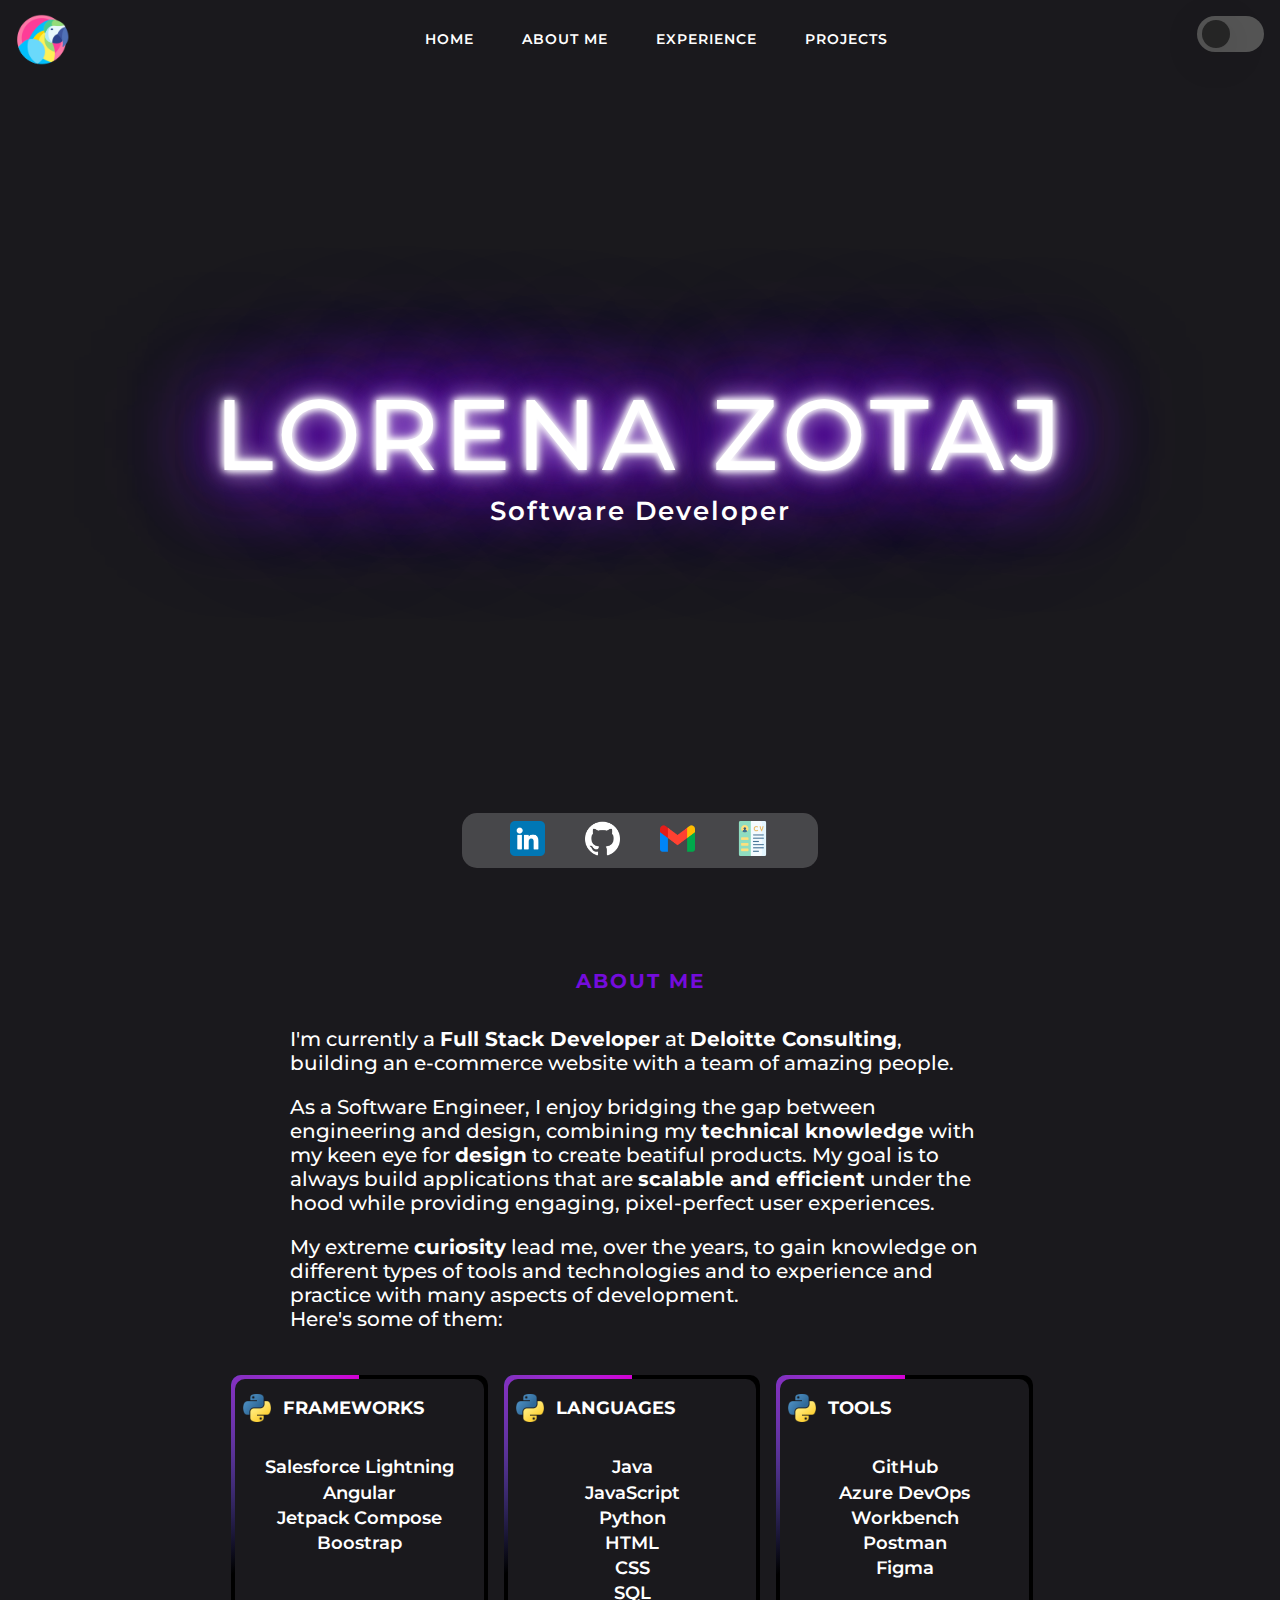
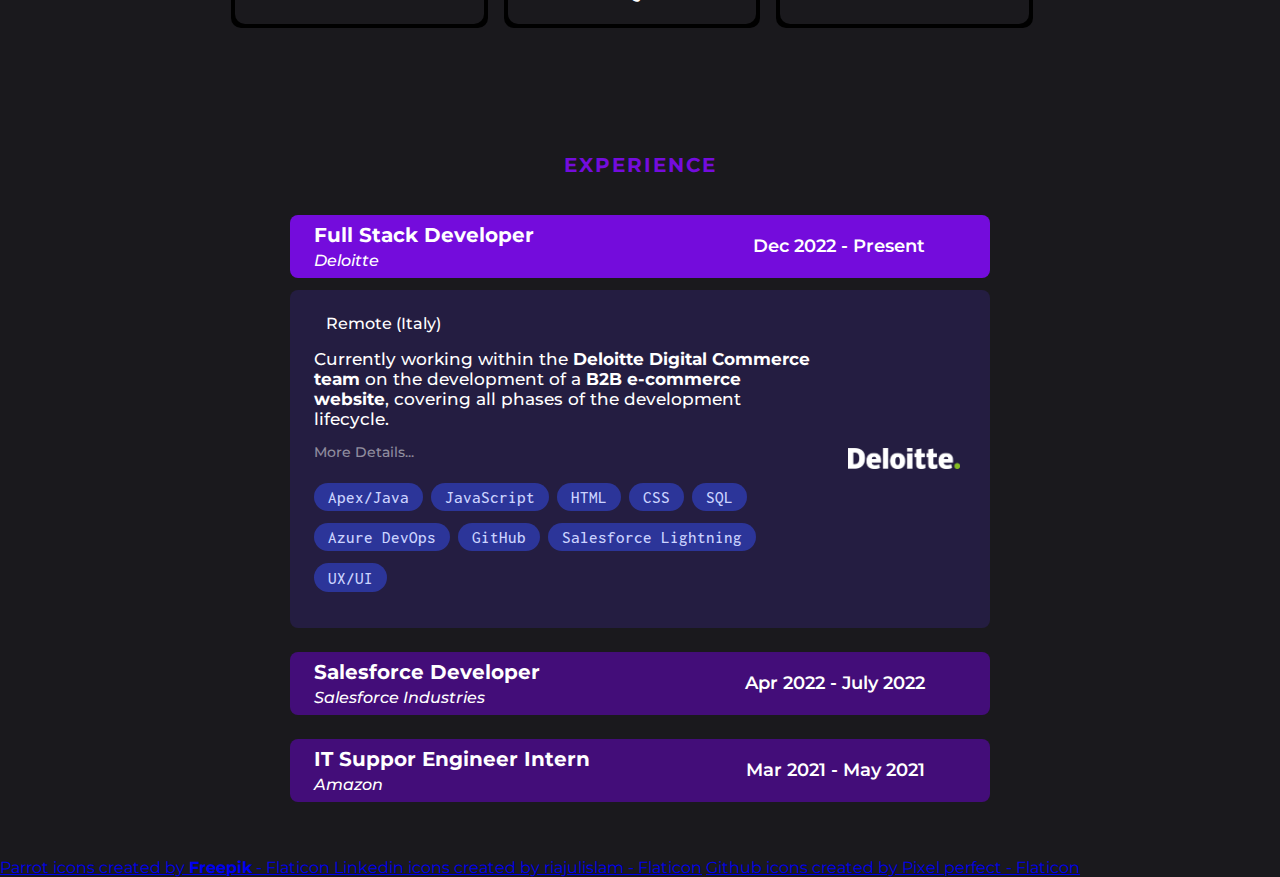
<file: src/code2222/index.html>
<!DOCTYPE html>
<html lang="en">
<head>
  <meta charset="UTF-8">
  <meta name="viewport" content="width=device-width, initial-scale=1.0">
  <title>Portfolio</title>
  <link rel="stylesheet" href="style.css">

  <!-- Google Font (Nunito) -->
  <link rel="preconnect" href="https://fonts.googleapis.com">
  <link rel="preconnect" href="https://fonts.gstatic.com" crossorigin>
  <link href="https://fonts.googleapis.com/css2?family=Nunito&family=Poppins:wght@300;400;500;600&display=swap" rel="stylesheet">

  <!-- Google Font (Montserrat) -->
  <link rel="preconnect" href="https://fonts.googleapis.com">
  <link rel="preconnect" href="https://fonts.gstatic.com" crossorigin>
  <link href="https://fonts.googleapis.com/css2?family=Montserrat&family=Nunito&family=Poppins:wght@300;400;500;600&display=swap" rel="stylesheet">

  <!-- Google Font (Inconsolata) -->
  <link rel="preconnect" href="https://fonts.googleapis.com">
  <link rel="preconnect" href="https://fonts.gstatic.com" crossorigin>
  <link href="https://fonts.googleapis.com/css2?family=Inconsolata&family=Montserrat&family=Nunito&family=Poppins:wght@300;400;500;600&display=swap" rel="stylesheet">

  <!-- Font Awesome Icons -->
  <link rel="stylesheet"
        href="https://cdnjs.cloudflare.com/ajax/libs/font-awesome/6.4.0/css/all.min.css" integrity="sha512-iecdLmaskl7CVkqkXNQ/ZH/XLlvWZOJyj7Yy7tcenmpD1ypASozpmT/E0iPtmFIB46ZmdtAc9eNBvH0H/ZpiBw==" crossorigin="anonymous"
        referrerpolicy="no-referrer"/>
</head>
<body>

  <div class="main-container">

    <!-- <div class="cursor"></div>
    <div class="mini-cursor"></div> -->

    <div class="landing-background"></div>

    <!-- Home -->
    <div class="landing-page" id="home">

      <!-- Landing Navbar -->
      <div class="navbar">
        <div class="logo">
          <a href="#home">
            <img src="/src/assets/parrot_64.png" alt="Parrot Logo">
          </a>
        </div>

        <!-- Navbar button links -->
        <ul class="page-links">
          <li class="single-link"><a href="#home">Home</a></li>
          <li class="single-link"><a href="#about">About Me</a></li>
          <li class="single-link"><a href="#experience">Experience</a></li>
          <li class="single-link"><a href="#projects">Projects</a></li>
        </ul>

        <!-- Theme Switch  Button -->
        <div class="theme-area">
          <div class="theme-button">
            <div class="indicator">
              <div class="theme-icon-container">
                <i class="theme-icon fa-solid"></i>
              </div>
            </div>
          </div>
        </div>


      </div>

      <!-- Landing Page Content -->
      <div class="landing-content">
        <div class="name-title">Lorena Zotaj</div>
        <div class="role">Software Developer</div>
      </div>

      <!-- Social Links (LinkedIn, Resume, Github, Email) -->
      <!-- Idea for the email: show a notification on the top-right of the screen
           notifying the user that the email has been copied so that they can use it. -->
      <!-- Also display a little label on top of all links (just in case) -->
      <div class="socials-container">
        <ul>
          <!-- LinkedIn -->
          <li>
            <a href="https://www.linkedin.com/in/lorena-zotaj/" target="_blank">
              <img src="/src/assets/linkedin_64.png" alt="LinkedIn">
            </a>
          </li>

          <!-- Github -->
          <li class="github-icon">
            <a href="https://github.com/Ajkuna" target="_blank">
              <img src="/src/assets/github_64.png" alt="GitHub">
            </a>
          </li>

          <!-- Gmail -->
          <li>
            <a href="https://www.linkedin.com/in/lorena-zotaj/" target="_blank">
              <img src="/src/assets/gmail_64.png" alt="LinkedIn">
            </a>
          </li>

          <!-- CV (Download) -->
          <li>
            <a href="https://www.linkedin.com/in/lorena-zotaj/" target="_blank">
              <img src="/src/assets/cv_64.png" alt="LinkedIn">
            </a>
          </li>

        </ul>
      </div>

    </div>

    <!-- About Me -->
    <div class="about-me" id="about">
      <div class="section-container">

        <h1 class="section-title">About Me</h1>

        <div class="section-content">
          <p>I'm currently a <b>Full Stack Developer</b> at <b>Deloitte Consulting</b>, building an e-commerce website with a team of amazing people.</p>

          <p>As a Software Engineer, I enjoy bridging the gap between engineering and design, combining my <b>technical knowledge</b> with my keen eye for <b>design</b> to create beatiful products.
            My goal is to always build applications that are <b>scalable and efficient</b> under the hood while providing engaging,
            pixel-perfect user experiences. </p>

          <p>My extreme <b>curiosity</b> lead me, over the years, to gain knowledge on different types of tools and technologies and to experience and practice with many aspects of development.
            <br> Here's some of them:
          </p>



        </div>

        <div class="skills-container">

          <!-- Frameworks -->
          <div class="single-skill">
            <div class="inner-box">
              <div class="skill-title">
                <img src="../assets/skills/python_128.png" alt="Frameworks">
                <p>Frameworks</p>
              </div>
              <div class="skill-list">
                <ul>
                  <li>Salesforce Lightning</li>
                  <li>Angular</li>
                  <li>Jetpack Compose</li>
                  <li>Boostrap</li>
                </ul>
              </div>
            </div>
          </div>

          <!-- Languages -->
          <div class="single-skill">
            <div class="inner-box">
              <div class="skill-title">
                <img src="../assets/skills/python_128.png" alt="Languages">
                <p>Languages</p>
              </div>
              <div class="skill-list">
                <ul>
                  <li>Java</li>
                  <li>JavaScript</li>
                  <li>Python</li>
                  <li>HTML</li>
                  <li>CSS</li>
                  <li>SQL</li>
                </ul>
              </div>
            </div>
          </div>

          <!-- Tools -->
          <div class="single-skill">
            <div class="inner-box">
              <div class="skill-title">
                <img src="../assets/skills/python_128.png" alt="Tools">
                <p>Tools</p>
              </div>
              <div class="skill-list">
                <ul>
                  <li>GitHub</li>
                  <li>Azure DevOps</li>
                  <li>Workbench</li>
                  <li>Postman</li>
                  <li>Figma</li>
                </ul>
              </div>
            </div>  
          </div>
  
  
        </div>

      </div>
    </div>

    <!-- Experience -->
    <div class="experience" id="experience">

      <div class="section-container">

        <h1 class="section-title">Experience</h1>

        <div class="section-content">

          <!-- Deloitte Job -->
          <div class="job-header open-header" id="deloitte" onclick="handleJobCards()">
            <div class="job-title" id="deloitte">
              <p class="job-position" id="deloitte">Full Stack Developer</p>
              <p class="employer" id="deloitte">Deloitte</p>
            </div>
            <div class="job-period" id="deloitte">Dec 2022 - Present</div>
            <div class="job-icon" id="deloitte">
              <i class="inner-icon fa-solid fa-minus" id="deloitte"></i>
            </div>
          </div>

          <div class="job-card" id="deloitte">
            <div class="left-side">
              <!-- Job Location -->
              <div class="job-location">
                <i class="location-icon fa-solid fa-location-dot"></i>
                <p>Remote (Italy)</p>
              </div>

              <!-- Job Description -->
              <div class="job-description" id="job-description">
                Currently working within the <b>Deloitte Digital Commerce team</b> on the development of a <b>B2B e-commerce website</b>, covering all phases of the development lifecycle.
                <p class="more-details" id="deloitte" onclick="handleCardDetails()">More Details...</p>

                <ul class="extra-info hide" id="deloitte">
                  <li>Working on the <b>development, implementation and design</b> of a B2B e-commerce website for an important client with over 100k global users.</li>
                  <li>Developed and designed over <b>16 landing pages</b> in <b>6 months</b>, for a total of <b>54+ fully responsive and re-usable front-end components</b>, an improvement from the client's previous website.</li>
                  <li>Collaborating in the <b>development and testing</b> of <b>100+ back-end classes</b>, ensuring <b>100% code coverage</b> for over 95% of them, in accordance with company standards and best practices.</li>
                </ul>
              </div>

              <!-- Job Skills -->
              <div class="job-skills">
                <ul>
                  <li>Apex/Java</li>
                  <li>JavaScript</li>
                  <li>HTML</li>
                  <li>CSS</li>
                  <li>SQL</li>
                  <li>Azure DevOps</li>
                  <li>GitHub</li>
                  <li>Salesforce Lightning</li>
                  <li>UX/UI</li>
                </ul>
              </div>
            </div>
            <div class="right-side">
              <img class="company-logo" src="../assets/companies/deloitte_logo_white.png" alt="Deloitte">
            </div>
          </div>

          <!-- Salesforce Job -->
          <div class="job-header" id="salesforce" onclick="handleJobCards()">
            <div class="job-title" id="salesforce">
              <p class="job-position" id="salesforce">Salesforce Developer</p>
              <p class="employer" id="salesforce">Salesforce Industries</p>
            </div>
            <div class="job-period" id="salesforce">Apr 2022 - July 2022</div>
            <div class="job-icon" id="salesforce">
              <i class="inner-icon fa-solid fa-plus" id="salesforce"></i>
            </div>
          </div>

          <div class="job-card hide" id="salesforce">
            <div class="left-side">
              <!-- Job Location -->
              <div class="job-location">
                <i class="location-icon fa-solid fa-location-dot"></i>
                <p>Remote (Italy)</p>
              </div>

              <!-- Job Description -->
              <div class="job-description" id="job-description">
                Worked on the <b>CPQ capability</b> of multiple projects within the <b>Salesforce Industries SEMEA team</b>.
                <p class="more-details" id="salesforce" onclick="handleCardDetails()">More Details...</p>

                <ul class="extra-info hide" id="salesforce">
                  <li>Worked on the <b>configuration, deployment and maintenance</b> of CPQ elements and Vlocity components across multiple development environments (including <b>error and bug fixing</b> activities).</li>
                  <li>Consistently worked with <b>APIs</b> and internal tools in <b>documenting, testing and debugging JSONs</b> and <b>Vlocity Components</b> (along with <b>Unit and System testing</b>).</li>
                  <li>Created <b>technical documents</b> for internal use by other developers and confirgurators, also <b>easing the onboarding process</b> for new employees.</li>
                </ul>
              </div>

              <!-- Job Skills -->
              <div class="job-skills">
                <ul>
                  <li>Apex/Java</li>
                  <li>SQL</li>
                  <li>JSON</li>
                  <li>GitHub</li>
                  <li>Jenkins</li>
                  <li>Postman</li>
                  <li>Salesforce</li>
                </ul>
              </div>
            </div>
            <div class="right-side">
              <img class="company-logo" src="../assets/companies/salesforce_logo.png" alt="Salesforce">
            </div>
          </div>

          <!-- Amazon Job -->
          <div class="job-header" id="amazon" onclick="handleJobCards()">
            <div class="job-title" id="amazon">
              <p class="job-position" id="amazon">IT Suppor Engineer Intern</p>
              <p class="employer" id="amazon">Amazon</p>
            </div>
            <div class="job-period" id="amazon">Mar 2021 - May 2021</div>
            <div class="job-icon" id="amazon">
              <i class="inner-icon fa-solid fa-plus" id="amazon"></i>
            </div>
          </div>

          <div class="job-card hide" id="amazon">
            <div class="left-side">
              <!-- Job Location -->
              <div class="job-location">
                <i class="location-icon fa-solid fa-location-dot"></i>
                <p>Passo Corese (RI), Italy</p>
              </div>

              <!-- Job Description -->
              <div class="job-description" id="job-description">
                Worked with the local <b>IT team</b> to implement <b>technical solutions</b> and provide <b>high quality support</b> for computer hardware, operating systems and internal software tools within the site.
                <p class="more-details" id="amazon" onclick="handleCardDetails()">More Details...</p>

                <ul class="extra-info hide" id="amazon">
                  <li>Took initiative in <b>developing and designing</b> a more <b>user-friendly front-end interface</b> for 2 existing internal tools, <b>speeding up</b> the tools' usage time by 35%</li>
                </ul>
              </div>

              <!-- Job Skills -->
              <div class="job-skills">
                <ul>
                  <li>Python</li>
                  <li>JavaScript</li>
                  <li>HTML</li>
                  <li>CSS</li>
                </ul>
              </div>
            </div>
            <div class="right-side">
              <img class="company-logo" src="../assets/companies/amazon_logo_white.png" alt="Amazon">
            </div>
          </div>

        </div>

      </div>

    </div>

    <!-- Footer -->
    <div class="footer">
      <a class="flaticon-credit"
         href="https://www.flaticon.com/free-icons/parrot"
         title="parrot icons">
        Parrot icons created by <b>Freepik</b> - Flaticon
      </a>
      <a href="https://www.flaticon.com/free-icons/linkedin" title="linkedin icons">Linkedin icons created by riajulislam - Flaticon</a>
      <a href="https://www.flaticon.com/free-icons/github" title="github icons">Github icons created by Pixel perfect - Flaticon</a>
    </div>

  </div>

  <!-- JS link -->
  <script src="script.js"></script>



</body>
</html>
</file>
<file: style.css>
body {
  background-color: #15121a;
  background-size: 2.375rem 2.375rem;
  /* background-image: 
    linear-gradient(to right, #212428 2px, transparent 2px),
    linear-gradient(to bottom, #212428 2px, transparent 2px); */
  /* background-image: radial-gradient(circle, #2b3038 2px, rgba(0, 0, 0, 0) 2px);; */
  color: #fff;
  font-family: 'Montserrat', sans-serif;

  box-sizing: border-box;
  -moz-box-sizing: border-box;
  -webkit-box-sizing: border-box;
  padding: 0;
  margin: 0;
}

.star {
  position: absolute;
  background: #ffffffbf;
  border-radius: 50%;
  animation: float linear infinite;
}

@keyframes float {
  0% {
    opacity: 0;
    transform: translateY(0);
  }
  10%, 90% {
    opacity: 1;
  }
  100% {
    opacity: 0;
    transform: translateY(-100px);
  }
}

.important {
  font-weight: 700;
  color: #d000ff;
}

.scroll-up {
  position: fixed;
  bottom: 1rem;
  right: 2rem;
  font-size: 32px;

  padding: 0.25rem 0.75rem;
  background: #ffffff2a;
  backdrop-filter: blur(10px);
  border-radius: 8px;
  cursor: pointer;

  display: none;
  visibility: hidden;
  z-index: 98;
}

.scroll-up a {
  color: #fff;
}

.scroll-up:hover a {
  color: #efa9ff;
  text-shadow: 
    0 0 5px #9900ff, 
    0 0 10px #9900ff,
    0 0 15px #9900ff, 
    0 0 20px #9900ff, 
    0 0 40px #9900ff, 
    0 0 60px #441365, 
    0 0 75px #441365;
}

.navbar {
  position: absolute;
  top: 0;
  left: 0;
  width: 100%;
  background: linear-gradient(0deg, rgba(0, 0, 0, 0.025) 0%, rgba(0, 0, 0, 0.1) 45%);

  display: flex;
  justify-content: space-between;
  padding: 0.25rem 1rem;

  box-sizing: border-box;
  -moz-box-sizing: border-box;
  -webkit-box-sizing: border-box;
}

.sticky-navbar {
  position: fixed;
  top: 0;
  left: 0;
  width: 100%;

  background: #272727b9;
  backdrop-filter: blur(10px);

  z-index: 99;
}

.logo {
  display: flex;
  align-items: center;
}

.paw-logo {
  color: #fff;
  rotate: 45deg;
  animation: flicker 4s linear infinite;

  color: #efa9ff;
  text-shadow: 
    0 0 5px #9900ff, 
    0 0 10px #9900ff,
    0 0 15px #9900ff, 
    0 0 20px #9900ff, 
    0 0 40px #9900ff, 
    0 0 60px #441365, 
    0 0 98px #441365,
    0 0 120px #441365,
    0 0 156px #441365;
}

@keyframes flicker {
	0%, 19.999%, 22%, 62.999%, 64%, 64.999%, 70%, 100% {
    opacity: .99;
		
	}
	20%, 21.999%, 63%, 63.999%, 65%, 69.999% {
		opacity: 0.4;
	}
}

.index-links ul {
  list-style: none;
  display: flex;
  flex-direction: row;
}

.index-links ul li {
  padding: 0.5rem 1.5rem;
}

.index-links ul li a {
  color: #fff;
  text-decoration: none;
  text-transform: uppercase;
  font-weight: 600;
  font-size: 16px;
  letter-spacing: 1px;
  transition: all 0.2s ease-in;
}

.index-links ul li:hover a {
  color: #efa9ff;
  text-shadow: 
    0 0 5px #9900ff, 
    0 0 10px #9900ff,
    0 0 15px #9900ff, 
    0 0 20px #9900ff, 
    0 0 40px #9900ff, 
    0 0 60px #441365, 
    0 0 98px #441365,
    0 0 120px #441365,
    0 0 156px #441365;

  border-radius: 7px;
  transition: all 0.2s ease-in;
}

.index-links ul:hover li:not(:hover) a {
  color: rgba(255, 255, 255, 0.5);
  transition: all 0.2s ease-in;
}

.sticky-navbar .index-links ul li:hover a {
  color: #fff;
  text-shadow: 
    0 0 5px #d6d6d6, 
    0 0 10px #d6d6d6,
    0 0 15px #d6d6d6, 
    0 0 20px #d6d6d6, 
    0 0 40px #d6d6d6, 
    0 0 60px #656565, 
    0 0 98px #656565,
    0 0 120px #656565,
    0 0 156px #656565;

  border-radius: 7px;
  transition: all 0.2s ease-in;
}


.neon-text {
  color: #efa9ff;
  text-shadow: 
    0 0 5px #9900ff, 
    0 0 10px #9900ff,
    0 0 15px #9900ff, 
    0 0 20px #9900ff, 
    0 0 40px #9900ff, 
    0 0 60px #441365, 
    0 0 75px #441365;
}


.homepage {
  width: 100%;
  height: 100vh;

  display: flex;
  align-items: center;
  justify-content: center;
  text-align: center;
}

.my-intro {
  padding: 0.5rem;
  font-family: 'Inconsolata', sans-serif;
  display: inline-block;
}

.my-intro h1 {
  letter-spacing: 4px;
  width: 100%;
  white-space: nowrap;
}

.my-name {
  text-transform: uppercase;
  font-size: 42px;
  font-family: 'Montserrat', sans-serif;
}

@keyframes typing {
  to {width: 100%;}
}


.socials {
  position: absolute;
  bottom: 1rem;
  padding: 0 1rem;
}

.socials ul {
  width: 100%;
  list-style: none;
  display: flex;
  flex-direction: row;
  padding: 0;

  display: flex;
  align-items: center;
  justify-content: center;
}

.socials ul li {
  padding: 0 1rem;
  position: relative;
  font-size: 30px;

  display: flex;
  flex-direction: column;
  align-items: center;
  justify-content: center;
}

.socials ul li a {
  text-decoration: none;
}

.socials ul li i {
  /* background: linear-gradient(0deg, rgb(84, 91, 100) 0%, rgb(53, 60, 69) 60%); */
  color: #fff;
  border-radius: 50%;
  width: 3.5rem;
  height: 3.5rem;
  cursor: pointer;

  display: flex;
  align-items: center;
  justify-content: center;

  box-sizing: border-box;
  -moz-box-sizing: border-box;
  -webkit-box-sizing: border-box;

  transition: all 0.3s ease;
}

.socials ul li:hover i {
  scale: 1.2;
  transform: translateY(-5px);
  color: #efa9ff;
  text-shadow: 
    0 0 5px #9900ff, 
    0 0 10px #9900ff,
    0 0 17px #9900ff,
    0 0 25px #441365, 
    0 0 35px #441365;
  transition: all 0.3s ease;
}

.socials ul:hover li:not(:hover) i {
  color: #ffffff80;
}

.socials ul li .help-text {
  margin-top: -0.25rem;
  padding: 0.25rem 0.5rem;
  font-size: 14px;
  border-radius: 20px;
  background: #ffffff21;
  backdrop-filter: blur(10px);
}

.socials ul:hover li:hover .help-text {
  color: #efa9ff;
}

.socials ul:hover li:not(:hover) .help-text {
  background: #ffffff14;
  color: #ffffff90;
}



.email-popup {
  position: fixed;
  top: 1rem;
  right: 2rem;
  z-index: 200;

  width: 350px;
  background: #3e3e3edf;
  backdrop-filter: blur(10px);
  border-radius: 8px;
  text-align: left;
  font-size: 14px;

  padding: 0.75rem 1.5rem 0.75rem 1rem;
  overflow: hidden;

  display: none;
  visibility: hidden;
}

.close-email {
  position: absolute;
  top: 0.5rem;
  right: 0.75rem;
  font-size: 20px;
  cursor: pointer;
}

.email-popup div {
  margin: 0;
}

.email-popup .confirmation {
  display: flex;
  flex-direction: row;
  align-items: center;

  padding: 0;
  margin: 0;
}

.confirmation .fa-check {
  background: rgb(0, 255, 0);
  border-radius: 50%;
  padding: 3px 4px;
}

.confirmation p {
  margin: 0;
  padding-left: 0.5rem;
}

.email-popup .email-info {
  margin-top: 1rem;
}

.email-popup .email-info p {
  margin: 0;
}

.email-address {
  font-family: 'Inconsolata', sans-serif;
  padding-top: 1rem;
  padding-bottom: 0.75rem;
  text-align: center;
  font-size: 18px;
}

.email-timer {
  position: absolute;
  bottom: 0;
  left: 0;
  width: 100%;
  height: 3px;
  background: #9300cd;
  animation: timebar 10s linear forwards;
}

@keyframes timebar {
  to {transform: scaleX(0); }
}





.about {
  padding-top: 2rem;
  width: 100%;
}

.section-title {
  text-transform: uppercase;
  font-size: 26px;
  letter-spacing: 5px;
  display: flex;
  align-items: center;
  justify-content: center;
  text-align: center;
}

.self-description {
  padding: 0 15rem;
  padding-top: 2rem;
  font-size: 20px;
  padding-bottom: 5rem;
}

.skills-section {
  position: relative;
}

.slider {
  position: absolute;
  top: 6rem;

  width: 90%;
  height: 150px;
  margin: auto;
  display: grid;
  place-items: center;
  overflow: hidden;
  opacity: 0.08;
}

.slider::before,
.slider::after {
  background: linear-gradient(to right, rgba(27, 30, 35, 1) 0%, rgba(27, 30, 35, 0) 100%);
  content: '';
  height: 100%;
  position: absolute;
  width: 15%;
  z-index: 2;
}

.slider::before {
  top: 0;
  left: 0;
}

.slider::after {
  top: 0;
  right: 0;
  transform: rotate(180deg);
}

.slide-track {
  display: flex;
  width: calc(140px * 16);
  animation: scroll 40s linear infinite;
}

@keyframes scroll {
  0% {
    transform: translateX(0);
  }
  100% {
    transform: translateX(calc(-140px * 8));
  }
}

.slide {
  height: 140px;
  width: 140px;
  display: flex;
  align-items: center;
  padding: 0 1rem;
}

.slide img {
  width: 100%;
}


.skills-container {
  padding: 0 18rem;
  display: flex;
  flex-direction: row;
  align-items: top;
  justify-content: space-between;
}

.skill-group {
  width: 27%;
}

.skill-title {
  font-family: 'Inconsolata', sans-serif;
  display: flex;
  flex-direction: row;
  align-items: center;
  justify-content: center;
  text-align: center;
  text-transform: uppercase;

  letter-spacing: 2px;
  padding: 0 1rem;
  border: 2.5px solid #efa9ff;
  border-radius: 15px;
  box-shadow: 
    inset 0 0 5px #9900ff, 
    inset 0 0 10px #9900ff,
    inset 0 0 17px #9900ff,
    inset 0 0 25px #441365, 
    inset 0 0 35px #441365,

    0 0 5px #9900ff, 
    0 0 10px #9900ff,
    0 0 17px #9900ff,
    0 0 25px #441365, 
    0 0 35px #441365;
}

.blue {
  color: #a9c4ff;
  border: 2.5px solid #a9c4ff;
  text-shadow: 
    0 0 5px #0022ff, 
    0 0 10px #0022ff,
    0 0 15px #0022ff, 
    0 0 20px #0022ff, 
    0 0 40px #0022ff, 
    0 0 60px #132165, 
    0 0 75px #132165;
  box-shadow: 
    inset 0 0 5px #0022ff, 
    inset 0 0 10px #0022ff,
    inset 0 0 17px #0022ff,
    inset 0 0 25px #132165, 
    inset 0 0 35px #132165,

    0 0 5px #0022ff, 
    0 0 10px #0022ff,
    0 0 17px #0022ff,
    0 0 25px #132165, 
    0 0 35px #132165;
}

.green {
  color: #a9fff8;
  border: 2.5px solid #a9fff8;
  text-shadow: 
    0 0 5px #00ffe1be, 
    0 0 10px #00ffe1be,
    0 0 15px #00ffe1be, 
    0 0 20px #00ffe1be, 
    0 0 40px #00ffe1be, 
    0 0 60px #136560, 
    0 0 75px #136560;
  box-shadow: 
    inset 0 0 5px #00ffe1be, 
    inset 0 0 10px #00ffe1be,
    inset 0 0 17px #00ffe1be,
    inset 0 0 25px #136560, 
    inset 0 0 35px #136560,

    0 0 5px #00ffe1be, 
    0 0 10px #00ffe1be,
    0 0 17px #00ffe1be,
    0 0 25px #136560, 
    0 0 35px #136560;
}

.skill-title h3 {
  padding-left: 1rem;
}

.skill-list {
  padding: 0;
  list-style: none;
  text-align: center;
  font-family: 'Inconsolata', sans-serif;
}

.skill-list li {
  font-size: 20px;
  padding: 0.25rem 0;
}


.experience {
  padding-top: 4rem;
}

.experience .section-content {
  padding: 0 3rem;
}

.accordion {
  padding: 2rem 15rem;
}

.accordion-content {
  margin-top: 1rem;
  overflow: hidden;
}

.accordion-content .open {
  padding-bottom: 0.5rem;
}

.accordion-content .header {
  padding: 0.75rem 1.5rem;
  display: flex;
  align-items: center;
  justify-content: space-between;
  cursor: pointer;
  background: #9300cd;
  border-radius: 8px;

  transition: all 0.2s linear;
}

.accordion-content .closed {
  background: #56048d;
  color: #ffffffd8;
}

.accordion-content .header .title {
  font-size: 16px;
  font-weight: 700;
  width: 100%;
  padding-right: 2rem;

  display: flex;
  flex-direction: row;
  justify-content: space-between;
}

.job-intro h3 {
  margin: 0;
  letter-spacing: 0.5px;
}

.job-intro .company {
  font-style: oblique;
  font-weight: 500;
  font-size: 16px;
}

.job-period {
  display: flex;
  align-items: center;
  text-align: right;
  font-weight: 500;
  font-size: 16px;
}

.accordion-content .header i {
  font-size: 18px;
}

.accordion-content .description {
  margin-top: 1rem;
  font-size: 14px;

  height: 0;
  transition: all 0.3s linear;
}

.job-description {
  padding: 1rem 2rem;
  background: #44136570;
  border-radius: 8px;

  display: flex;
  flex-direction: row;
  justify-content: space-between;
}

.left-side {
  width: 85%;
}

.job-location {
  display: flex;
  flex-direction: row;
  align-items: center;
}

.job-location p {
  padding-left: 0.5rem;
  font-size: 16px;
}

.short-intro {
  font-size: 16px;
}

.details-button div {
  padding-top: 0.75rem;
  color: #d4d4d4;
  font-size: 14px;
  cursor: pointer;
}

.details-button div:hover {
  color: #ae35ff;
}

.details-button ul {
  padding-right: 2.5rem;
  font-size: 16px;
}

.hide {
  display: none;
  visibility: hidden;
}

.job-skills {
  font-family: 'Inconsolata', sans-serif;
}

.job-skills ul {
  padding: 0;
  padding-top: 1rem;
  list-style: none;
  display: flex;
  flex-direction: row;
  flex-wrap: wrap;
}

.job-skills ul li {
  padding: 0.25rem 1rem;
  margin: 0 0.75rem 0.75rem 0;
  font-size: 17px;
  font-weight: 500;
  background: #b23eff74;
  color: #efd8ff;
  border-radius: 20px;
}

.right-side {
  width: 15%;
  display: flex;
  align-items: center;
  justify-content: center;
}

.right-side .company-logo {
  width: 100%;
}



.projects { 
  padding-top: 4rem;
}

.projects-intro {
  padding: 0 15rem;
  padding-top: 2rem;
  font-size: 20px;
}

.projects-intro .different {
  padding-top: 4rem;
  font-family: 'Inconsolata', sans-serif;
  font-size: 18px;
  text-align: center;
}

.filters-bar {
  display: flex;
  align-items: center;
  justify-content: center;
}

.filters-bar ul {
  display: flex;
  flex-direction: row;
  align-items: center;
  list-style: none;
}

.filter {
  font-family: 'Inconsolata', sans-serif;
  padding: 0.25rem 1rem;
  margin-right: 0.75rem;
  font-size: 18px;
  letter-spacing: 1px;
  cursor: pointer;

  display: flex;
  align-items: center;
  justify-content: center;
  color: #ffffff90;
  border: 2.5px solid #ffffff30;
  border-radius: 8px;
  text-transform: uppercase;
}

.active-filter {
  font-weight: 600;

  color: #efa9ff;
  text-shadow: 
    0 0 5px #9900ff, 
    0 0 12px #9900ff, 
    0 0 20px #9900ff, 
    0 0 26px #441365, 
    0 0 35px #441365;

  border-color: #efa9ff;
  box-shadow: 
    inset 0 0 5px #9900ff, 
    inset 0 0 10px #9900ff,
    inset 0 0 17px #9900ff,
    inset 0 0 25px #441365, 
    inset 0 0 35px #441365,

    0 0 5px #9900ff, 
    0 0 10px #9900ff,
    0 0 17px #9900ff,
    0 0 25px #441365, 
    0 0 35px #441365;
}


.projects-container {
  display: flex;
  justify-content: center;
  align-items: center;
  flex-wrap: wrap;
  
  max-width: 90%;
  margin: auto;
}

.project-card {
  min-width: 20rem;
  width: 20rem;
  height: 17rem;
  padding: 1rem;
  margin: 1.2rem;
  background: #9e82a924;
  border-radius: 8px;

  display: flex;
  flex-direction: column;
  justify-content: center;

  position: relative;
  cursor: pointer;
}

.project-tags {
  width: 100%;
  display: flex;
  justify-content: right;
}

.tag {
  margin: -0.5rem -0.25rem 0.5rem 0;
  padding: 0.2rem 0.75rem;
  background: #940eaf66;
  color: #f4baff;
  border-radius: 20px;

  font-size: 13px;
  font-weight: 600;
  text-transform: uppercase;
  letter-spacing: 1px;
}

.project-image {
  width: 100%;
  height: 80%;
  overflow: hidden;
  padding-top: 0.25rem;

  display: flex;
  align-items: center;
  justify-content: center;
}

.project-gif {
  height: 100%;
  width: auto;
}

.project-title {
  font-family: 'Inconsolata', sans-serif;
  width: 100%;
  text-align: center;
  padding-top: 0.75rem;
}

.project-title h3 {
  margin: 0;
  letter-spacing: 1px;
  font-size: 24px;
}

.see-more {
  display: none;
  visibility: hidden;

  position: absolute;
  top: 0;
  left: 0;
  border-radius: 8px;
  width: 100%;
  height: 100%;

  background: #3f3f3f42;
  backdrop-filter: blur(10px);
}

.see-more p {
  height: 100%;
  margin: 0;
  display: flex;
  align-items: center;
  justify-content: center;
  text-align: center;

  font-size: 22px;
  font-weight: 600;
  color: #f4baff;
}

.dark p {
  color: #441365;
  font-weight: 900;
}

.project-card:hover .see-more {
  display: block;
  visibility: visible;
}



.page-mask {
  position: fixed;
  top: 0;
  right: 0;
  bottom: 0;
  left: 0;
  background: rgba(0, 0, 0, 0.5);
  backdrop-filter: blur(5px);
  z-index: 200;

  display: none;
  visibility: hidden;
}

.project-modal {
  position: fixed;
  top: 50%;
  left: 50%;
  transform: translate(-50%, -50%);
  width: 60%;

  display: flex;
  flex-direction: column;
  padding: 2rem 3rem;
  /* background: #441365; */
  background: #2f2939;
  border-radius: 8px;

  border: 3.5px solid #efa9ff;
  border-radius: 8px;
  box-shadow: 
    inset 0 0 5px #9900ff, 
    inset 0 0 10px #9900ff,
    inset 0 0 17px #9900ff,
    inset 0 0 25px #441365, 
    inset 0 0 35px #441365,

    0 0 5px #9900ff, 
    0 0 10px #9900ff,
    0 0 17px #9900ff,
    0 0 25px #441365, 
    0 0 35px #441365;

  z-index: 250;

  display: none;
  visibility: hidden;
}

.modal-close {
  position: absolute;
  top: 0.5rem;
  right: 1rem;
  font-size: 22px;
  color: #a0a0a0;
  cursor: pointer;
}

.modal-close:hover {
  color: #efa9ff;
  text-shadow: 
    0 0 5px #9900ff, 
    0 0 10px #9900ff,
    0 0 15px #9900ff, 
    0 0 20px #9900ff, 
    0 0 40px #9900ff, 
    0 0 60px #441365, 
    0 0 75px #441365;
}

.modal-title {
  color: #a0a0a0;
  font-size: 12px;
  text-transform: uppercase;
}

.modal-description {
  padding-top: 0.25rem;
  font-size: 20px;
  font-weight: 700;
  letter-spacing: 1px;

  color: #efa9ff;
  text-shadow: 
    0 0 5px #9900ff, 
    0 0 10px #9900ff,
    0 0 17px #9900ff,
    0 0 25px #441365, 
    0 0 35px #441365;
}

.inner-modal {
  display: flex;
  flex-direction: row;
  align-items: center;
}

.modal-info {
  width: 65%;
}

.modal-stack ul {
  padding: 0;
  margin-top: 1.5rem;
  list-style: none;
  display: flex;
  flex-direction: row;
  flex-wrap: wrap;
}

.modal-stack li {
  font-family: 'Inconsolata', sans-serif;
  padding: 0.25rem 0.75rem;
  margin-right: 0.75rem;
  margin-bottom: 0.5rem;
  border-radius: 30px;

  background: #7e0cca;
  color: #fff;
}

.modal-github {
  font-family: 'Inconsolata', sans-serif;
  display: flex;
  flex-direction: row;
  align-items: center;
}

.modal-github a {
  padding-left: 0.5rem;
  text-decoration: none;
  color: #fff;
  cursor: pointer;
}

.modal-github a:hover {
  text-decoration: underline;
}

.modal-image {
  width: 35%;
  padding: 0 0 1rem 1rem;
}

.modal-image img {
  width: 100%;
  height: auto;

  display: flex;
  align-items: center;
  justify-content: center;
}






.footer {
  display: flex;
  flex-direction: column;
  align-items: center;
  justify-content: center;

  margin-top: 5rem;
  padding: 1.5rem 0;
  background-color: #620089;
  color: #fff;
}

.footer-name {
  font-size: 24px;
  font-weight: 600;
  letter-spacing: 2px;
}

.footer-socials ul {
  list-style: none;
  display: flex;
  flex-direction: row;
  margin: 0 0 0.75rem 0;
}

.footer-socials ul li {
  margin-right: 1.5rem;
  font-size: 24px;
  cursor: pointer;
  transition: all 0.3s ease;
}

.footer-socials ul li a {
  color: #fff;
}

.footer-socials ul li:hover {
  margin-top: -0.35rem;
  transition: all 0.3s ease;
}

.footer-links ul {
  margin: 0;
  list-style: none;
  display: flex;
  flex-direction: row;
}

.footer-links ul li {
  margin-right: 1rem;
}

.footer-links ul li a {
  color: #fff;
  text-decoration: none;
  transition: all 2s ease;
}

.footer-links ul li a:hover {
  text-decoration: underline;
  transition: all 2s ease;
}

.copyright {
  font-family: 'Inconsolata', sans-serif;

  margin-top: 1.5rem;
  color: #ffffffb2;
}










.hamburger-menu {
  display: none;
  visibility: hidden;

  color: #fff;
  font-size: 32px;
  padding: 0.5rem 0.5rem;
  cursor: pointer;
}

.mobile-navbar {
  display: none;
  visibility: hidden;

  position: fixed;
  top: 0;
  right: 0;

  width: 300px;
  height: 100vh;
  background: #441365; 
  backdrop-filter: blur(10px);

  z-index: 99;
}

.close-menu {
  position: absolute;
  top: 1rem;
  right: 1.5rem;
  font-size: 32px;
  cursor: pointer;
}

.mobile-links {
  list-style: none;
  padding-top: 4rem;
}

.mobile-links li {
  padding-bottom: 2.5rem;
}

.mobile-links li a {
  text-transform: uppercase;
  text-decoration: none;
  font-size: 26px;
  font-weight: 600;
  color: #fff;
}



@media screen and (max-width: 768px) {
  .hamburger-menu {
    display: block;
    visibility: visible;
  }

  .index-links {
    display: none;
    visibility: hidden;
  }
}
</file>
<file: src/code/style.css>
body {
  background-color: #15121a;
  background-size: 2.375rem 2.375rem;
  /* background-image: 
    linear-gradient(to right, #212428 2px, transparent 2px),
    linear-gradient(to bottom, #212428 2px, transparent 2px); */
  /* background-image: radial-gradient(circle, #2b3038 2px, rgba(0, 0, 0, 0) 2px);; */
  color: #fff;
  font-family: 'Montserrat', sans-serif;

  box-sizing: border-box;
  -moz-box-sizing: border-box;
  -webkit-box-sizing: border-box;
  padding: 0;
  margin: 0;
}

.star {
  position: absolute;
  background: #ffffffbf;
  border-radius: 50%;
  animation: float linear infinite;
}

@keyframes float {
  0% {
    opacity: 0;
    transform: translateY(0);
  }
  10%, 90% {
    opacity: 1;
  }
  100% {
    opacity: 0;
    transform: translateY(-100px);
  }
}

.important {
  font-weight: 700;
  color: #ffa500;
}

.navbar {
  position: absolute;
  top: 0;
  left: 0;
  width: 100%;
  background: linear-gradient(0deg, rgba(0, 0, 0, 0.025) 0%, rgba(0, 0, 0, 0.1) 45%);

  display: flex;
  justify-content: space-between;
  padding: 0.25rem 1rem;

  box-sizing: border-box;
  -moz-box-sizing: border-box;
  -webkit-box-sizing: border-box;
}

.logo {
  display: flex;
  align-items: center;
}

.paw-logo {
  color: #fff;
  rotate: 45deg;
  animation: flicker 4s linear infinite;

  color: #efa9ff;
  text-shadow: 
    0 0 5px #9900ff, 
    0 0 10px #ffa500,
    0 0 15px #ffa500, 
    0 0 20px #ffa500, 
    0 0 40px #ffa500, 
    0 0 60px #ff5e00, 
    0 0 98px #ff5e00,
    0 0 120px #ff5e00,
    0 0 156px #ff5e00;
}

@keyframes flicker {
	0%, 19.999%, 22%, 62.999%, 64%, 64.999%, 70%, 100% {
    opacity: .99;
		
	}
	20%, 21.999%, 63%, 63.999%, 65%, 69.999% {
		opacity: 0.4;
	}
}

.index-links ul {
  list-style: none;
  display: flex;
  flex-direction: row;
}

.index-links ul li {
  padding: 0.5rem 1.5rem;
}

.index-links ul li a {
  color: #fff;
  text-decoration: none;
  text-transform: uppercase;
  font-weight: 600;
  font-size: 16px;
  letter-spacing: 1px;
  transition: all 0.2s ease-in;
}

.index-links ul li:hover a {
  color: #fff6a9;
  text-shadow: 
    0 0 5px #ffa500, 
    0 0 10px #ffa500,
    0 0 15px #ffa500, 
    0 0 20px #ffa500, 
    0 0 40px #ffa500, 
    0 0 60px #ff5e00, 
    0 0 98px #ff5e00,
    0 0 120px #ff5e00,
    0 0 156px #ff5e00;

  border-radius: 7px;
  transition: all 0.2s ease-in;
}

.index-links ul:hover li:not(:hover) a {
  color: rgba(255, 255, 255, 0.5);
  transition: all 0.2s ease-in;
}


.neon-text {
  color: #fff6a9;
  text-shadow: 
    0 0 5px #ffa500, 
    0 0 10px #ffa500,
    0 0 15px #ffa500, 
    0 0 20px #ffa500, 
    0 0 40px #ffa500, 
    0 0 60px #ff5e00, 
    0 0 75px #ff5e00;
}


.homepage {
  width: 100%;
  height: 100vh;

  display: flex;
  align-items: center;
  justify-content: center;
  text-align: center;
}

/* .my-name {
  text-transform: uppercase;
  font-size: 90px;
  letter-spacing: 8px;

  padding: 0;
  margin: 0;
}

.my-role {
  display: inline-block;
}

.my-role h2 {
  font-family: 'Inconsolata', sans-serif;
  letter-spacing: 5px;
  font-size: 32px;

  width: 100%;
  white-space: nowrap;
  overflow: hidden;
  animation: typing 1.2s steps(18);
} */

.my-intro {
  padding: 0.5rem;
  font-family: 'Inconsolata', sans-serif;

  display: inline-block;
}

.my-intro h1 {
  letter-spacing: 4px;

  width: 100%;
  white-space: nowrap;
  /* overflow: hidden; */
  /* animation: typing 2s; */
}

.my-name {
  text-transform: uppercase;
  font-size: 42px;
  font-family: 'Montserrat', sans-serif;
}

@keyframes typing {
  from {width: 0;}
}


.socials {
  position: absolute;
  bottom: 1rem;
  padding: 0 1rem;
}

.socials ul {
  width: 100%;
  list-style: none;
  display: flex;
  flex-direction: row;
  padding: 0;

  display: flex;
  align-items: center;
  justify-content: center;
}

.socials ul li {
  padding: 0 1rem;
  position: relative;
}

.socials ul li i {
  /* background: linear-gradient(0deg, rgb(84, 91, 100) 0%, rgb(53, 60, 69) 60%); */
  color: #fff;
  border-radius: 50%;
  width: 3.5rem;
  height: 3.5rem;
  cursor: pointer;

  display: flex;
  align-items: center;
  justify-content: center;

  box-sizing: border-box;
  -moz-box-sizing: border-box;
  -webkit-box-sizing: border-box;

  transition: all 0.3s ease;
}

.socials ul li i:hover {
  scale: 1.2;
  transform: translateY(-5px);
  color: #fff6a9;
  text-shadow: 
    0 0 5px #ffa600a2, 
    0 0 10px #ffa600a2,
    0 0 17px #ffa600a2,
    0 0 25px #ff5e00a3, 
    0 0 35px #ff5e00a3;
  transition: all 0.3s ease;
}

.socials ul:hover li:not(:hover) i {
  color: #ffffff80;
}

.about {
  padding-top: 4rem;
}

.section-title {
  text-transform: uppercase;
  font-size: 26px;
  letter-spacing: 5px;
  display: flex;
  align-items: center;
  justify-content: center;
  text-align: center;
}

.self-description {
  padding: 0 15rem;

  font-size: 18px;
  padding-bottom: 5rem;
}

.slider {
  width: 90%;
  height: 150px;
  margin: auto;
  position: relative;
  display: grid;
  place-items: center;
  overflow: hidden;
  opacity: 0.1;
}

.slider::before,
.slider::after {
  background: linear-gradient(to right, rgba(27, 30, 35, 1) 0%, rgba(27, 30, 35, 0) 100%);
  content: '';
  height: 100%;
  position: absolute;
  width: 15%;
  z-index: 2;
}

.slider::before {
  top: 0;
  left: 0;
}

.slider::after {
  top: 0;
  right: 0;
  transform: rotate(180deg);
}

.slide-track {
  display: flex;
  width: calc(150px * 18);
  animation: scroll 40s linear infinite;
}

@keyframes scroll {
  0% {
    transform: translateX(0);
  }
  100% {
    transform: translateX(calc(-150px * 9));
  }
}

.slide {
  height: 150px;
  width: 150px;
  display: flex;
  align-items: center;
  padding: 0 1rem;
}

.slide img {
  width: 100%;
}
</file>
<file: src/code2222/style.css>
/* Styling Variables */
:root {
  /* Dark Theme (default) */
  --dark-background-color: #2b2b2b;
  --dark-text-color: #fff;
  --dark-icon-color: #fff;
  --dark-primary-color: #740cdc;

  /* Light Theme */
  --light-background-color: #fff;
  --light-text-color: #000;
  --light-icon-color: #f1c515;
  --light-primary-color: #ff6f00;
}

body {
  padding: 0;
  margin: 0;
  background: #1a191d;

  font-family: 'Montserrat', sans-serif;
}

.cursor {
  width: 26px;
  height: 26px;
  border: 1px solid var(--dark-primary-color);
  border-radius: 50%;
  position: absolute;
  transition-duration: 100ms;
  transition-timing-function: ease-out;
  z-index: 99;
  pointer-events: none;
  overflow: hidden;
}

.mini-cursor {
  width: 8px;
  height: 8px;
  background-color: var(--dark-primary-color);
  border-radius: 50%;
  position: absolute;
  transition-duration: 66ms;
  transition-timing-function: ease-out;
  z-index: 99;
  pointer-events: none;
  overflow: hidden;
}

.main-container {
  color: var(--dark-text-color);
}

.navbar {
  position: absolute;
  width: 100%;
  top: 0;
  box-sizing: border-box;
  -moz-box-sizing: border-box;
  -webkit-box-sizing: border-box;
  /* border: 1px solid red; */

  display: flex;
  flex-direction: row;
  justify-content: space-between;
}

.logo {
  scale: 0.8;
  padding: 0.5rem 0 0 0.75rem;
}

.logo a img {
  cursor: pointer;
}

.page-links {
  display: flex;
  flex-direction: row;
  align-items: center;
  justify-content: center;
  text-align: center;
}

.page-links > li {
  padding: 0.5rem;
  list-style-type: none;
  /* border: 1px solid blue; */
}

.page-links > li > a {
  padding: 0.5rem 1rem;
  text-decoration: none;
  text-transform: uppercase;
  font-size: 14px;
  font-weight: 600;
  letter-spacing: 1px;
  color: var(--dark-text-color);
  transition: all 0.15s ease-in;
}

.page-links:hover li:not(:hover) a {
  color: rgba(255, 255, 255, 0.5);
  transition: all 0.15s ease-in;
}

.page-links li:hover a {
  /* color: var(--dark-primary-color); */
  border-radius: 10px;
  transition: all 0.15s ease-in;

  border: 2px solid var(--dark-text-color);
  box-shadow: 
    /* Other color glow */
    0 0 10px var(--dark-primary-color),
    0 0 20px var(--dark-primary-color),
    0 0 40px var(--dark-primary-color),
    0 0 80px var(--dark-primary-color),
    0 0 120px var(--dark-primary-color);
  text-shadow:
    /* Other color glow */
    0 0 10px var(--dark-primary-color),
    0 0 20px var(--dark-primary-color),
    0 0 40px var(--dark-primary-color),
    0 0 80px var(--dark-primary-color),
    0 0 120px var(--dark-primary-color);
}

.landing-page {
  height: 100vh;
  /* background-image: url("../assets/backgrounds/sunset_wallpaper.jpg"); */

  /* filter: blur(8px);
  -webkit-filter: blur(8px); */

  background-position: center;
  background-repeat: no-repeat;
  background-size: cover;
}

.landing-content {
  height: 100%;
  z-index: 99;

  display: flex;
  flex-direction: column;

  align-items: center;
  justify-content: center;
  text-align: center;
}

.name-title {
  font-size: 100px;
  font-weight: 500;
  letter-spacing: 5px;
  text-transform: uppercase;

  text-shadow:
    /* White glow */
    0 0 7px #fff,
    0 0 10px #fff,
    0 0 21px #fff,
    /* Other color glow */
    0 0 42px var(--dark-primary-color),
    0 0 82px var(--dark-primary-color),
    0 0 92px var(--dark-primary-color),
    0 0 102px var(--dark-primary-color),
    0 0 151px var(--dark-primary-color);
}

.role {
  font-size: 26px;
  font-weight: 600;
  letter-spacing: 2px;
}

.socials-container {
  width: 100%;
  position: absolute;
  bottom: 1rem;

  display: flex;
  justify-content: center;
}

.socials-container ul {
  display: flex;
  flex-direction: row;
  list-style: none;

  background-color: rgba(255, 255, 255, 0.2);
  border-radius: 15px;
  padding: 0.5rem 3rem;
}

.socials-container ul li img {
  width: 35px;
  height: 35px;
  margin-right: 2.5rem;
  transition: all 0.3s ease;

  /* animation-name: infiniteupdown;
  animation-duration: 2s;
  animation-iteration-count: infinite;
  animation-timing-function: ease;
  transition: all 0.3s; */
}

.socials-container ul li:hover img {
  transform: translateY(-3px);
  transition: all 0.3s ease;
}

.socials-container ul:hover li:not(:hover) a img {
  opacity: 0.5;
}

.socials-container ul li:last-child img {
  margin-right: 0;
}

.github-icon {
  filter: invert(100%);
}

.about-me {
  /* background: linear-gradient(0deg, rgba(249,169,157,1) 0%, rgba(233,87,151,1) 25%, rgba(38,34,98,1) 45%); */
  /* background: linear-gradient(0deg, rgba(61,93,152,1) 0%, rgba(23,24,55,1) 48%); */
  /* background-color: rgba(23,24,55,1); */
}

.section-container {
  padding: 3.5rem;
  display: flex;
  flex-direction: column;
  align-items: center;
}

.section-title {
  text-align: center;
  text-transform: uppercase;

  font-size: 20px;
  letter-spacing: 2px;
  color: var(--dark-primary-color);
}

.section-content {
  width: 60%;
  font-size: 20px;
  font-weight: 500;
}

/* Skills */
.skills-container {
  margin-top: 1.5rem;
  width: 70%;
  display: flex;
  flex-direction: row;
  justify-content: space-around;
}

.single-skill {
  margin-right: 1rem;
  background-color: #000;
  width: 33.3%;
  padding: 0.25rem;
  border-radius: 10px;

  position: relative;
  display: flex;
  align-items: center;
  justify-content: center;
  overflow: hidden;
}

.single-skill::before {
  content: '';
  position: absolute;
  width: 500px;
  height: 500px;
  background-image: conic-gradient(transparent, transparent, transparent, #00ccff);
  animation: glowbox 8s linear infinite;
}

.single-skill::after {
  content: '';
  position: absolute;
  width: 500px;
  height: 500px;
  background-image: conic-gradient(transparent, transparent, transparent, #d400d4);
  animation: glowbox 8s linear infinite;
  animation-delay: -4s;
}

@keyframes glowbox {
  0% {
    transform: rotate(0deg);
  }
  100% {
    transform: rotate(360deg);
  }
}

.inner-box {
  width: 100%;
  height: 100%;
  background-color: #1a191d;
  border-radius: 10px;

  z-index: 1;
}

.skill-title {
  display: flex;
  flex-direction: row;
  align-items: center;
  text-transform: uppercase;
  font-size: 18px;
  font-weight: 700;
  /* border: 1px solid yellow; */
}

.skill-title img {
  width: 28px;
  height: 28px;
  padding-left: 0.5rem;
}

.skill-title p {
  padding-left: 0.75rem;
}

.skill-list ul {
  padding: 0 1rem;
  list-style: none;
  text-align: center;
  /* border: 1px solid blue; */
  /* font-family: 'Inconsolata', sans-serif; */
  font-weight: 600;
  font-size: 18px;
}

.skill-list ul li {
  padding: 0.1rem 0;
}

/* Work Experience sections */

.job-header {
  margin-top: 1.5rem;
  display: flex;
  flex-direction: row;
  border-radius: 8px;
  background-color: #430d79;
  font-size: 18px;
  cursor: pointer;
}

.open-header {
  background-color: var(--dark-primary-color);
}

.job-title {
  width: 55%;
  display: flex;
  flex-direction: column;
  font-size: 20px;
  padding: 0.5rem 1.5rem;
}

.job-position, .employer {
  margin: 0;
}

.job-position {
  font-weight: 700;
}

.employer {
  padding-top: 0.25rem;
  font-size: 16px;
  font-style: oblique;
}

.job-period {
  width: 35%;
  display: flex;
  align-items: center;
  justify-content: flex-end;
  font-weight: 600;
  /* border: 1px solid aqua; */
}

.job-icon {
  width: 10%;
  display: flex;
  justify-content: center;
  align-items: center;
}

.job-icon i {
  cursor: pointer;
  transition: all 0.3s ease;
}

.job-icon i:hover {
  color: var(--dark-primary-color);
  transition: all 0.3s ease;
}


/* Job Card */
.job-card {
  margin-top: 0.75rem;
  display: flex;
  flex-direction: row;
  border-radius: 8px;
  padding: 1.5rem;
  background-color: #241d41;
}


.left-side {
  width: 80%;
  display: flex;
  flex-direction: column;
  align-items: center;
  padding-right: 2rem;
}

.job-location {
  width: 100%;
  display: flex;
  flex-direction: row;
  align-items: center;
  font-size: 16px;
  margin-top: -1rem;
}

.location-icon {
  color: var(--dark-primary-color);
}

.job-location p {
  padding-left: 0.75rem;
}

.job-description {
  font-size: 17px;
}

.more-details {
  font-size: 14px;
  color: rgba(255, 255, 255, 0.5);
  cursor: pointer;
  transition: color 0.3s ease;
}

.more-details:hover {
  color: var(--dark-primary-color);
  font-weight: 600;
  transition: color 0.3s ease;
}

.hide {
  display: none;
  visibility: hidden;
}

.job-skills ul {
  list-style: none;
  display: flex;
  flex-direction: row;
  flex-wrap: wrap;
  padding: 0.5rem 0 0 0;
  margin: 0;
}

.job-skills ul li {
  font-family: 'Inconsolata', sans-serif;
  margin: 0 0.5rem 0.75rem 0;
  padding: 0.325rem 0.875rem;
  display: flex;
  align-items: center;
  background-color: #2c3599;
  color: #cbd3ff;
  border-radius: 15px;
  font-size: 17px;
  font-weight: 500;
}

.right-side {
  width: 20%;
  display: flex;
  align-items: center;
  justify-content: center;
}

.company-logo {
  width: 90%;
}













/* Light/Dark Mode button (toggle-like) */
.theme-area {
  padding: 1rem 1rem 1rem 0;
}

.theme-button {
  background-color: rgb(85, 85, 85);
  width: 3.5rem;
  height: 2.25rem;
  border-radius: 25rem;
  padding: 0 0.35em;

  position: relative;
  display: flex;
  align-items: center;

  cursor: pointer;
}

.indicator {
  background-color: #252525;
  width: 1.75rem;
  height: 1.75rem;
  border-radius: 50%;
  position: absolute;
  box-shadow: 0 8px 40px rgba(0, 0, 0, 0.2);

  transition: transform 0.3s ease;
}

.theme-icon-container {
  width: 100%;
  height: 100%;

  display: flex;
  justify-content: center;
  align-items: center;
}

.theme-icon {
  color: var(--dark-icon-color);
  font-size: 1rem;
}

.theme-icon.animated {
  animation: spin 0.5s;
}

@keyframes spin {
  to {
    transform: rotate(360deg);
  }
}

/* LIGHTMODE */
.light-mode .theme-button {
  background-color: rgba(36, 36, 36, 0.1);
}

body.light-mode {
  background: linear-gradient(167deg, rgba(148,187,233,1) 0%, rgba(238,187,174,1) 100%);
}

.light-mode .landing-page {
  /* background-image: url("../assets/backgrounds/dawn_wallpaper.jpg"); */
}

.light-mode .main-container, 
.light-mode .page-links > li > a {
  color: var(--light-text-color);
}

.light-mode .cursor {
  border: 1px solid var(--light-primary-color);
}

.light-mode .mini-cursor {
  background-color: var(--light-primary-color);
}

.light-mode .indicator {
  transform: translateX(1.75rem);
  background-color: #fff;
}

.light-mode .theme-icon {
  color: var(--light-icon-color);
}

.light-mode .github-icon {
  filter: initial;
}



/* SCROLLBAR */
::-webkit-scrollbar {
  width: 18px;
  background-color: rgb(85, 85, 85);
}

.light-mode ::-webkit-scrollbar {
  background-color: #fff;
}

::-webkit-scrollbar-track {
  border-radius: 10px;
}

::-webkit-scrollbar-thumb {
  background: #252525;
  border-radius: 10px;
  border: 3px solid rgb(85, 85, 85);
}

@media screen and (max-width: 1440px) {
  .cursor, .mini-cursor {
    display: none;
    visibility: hidden;
  }
}
</file>
